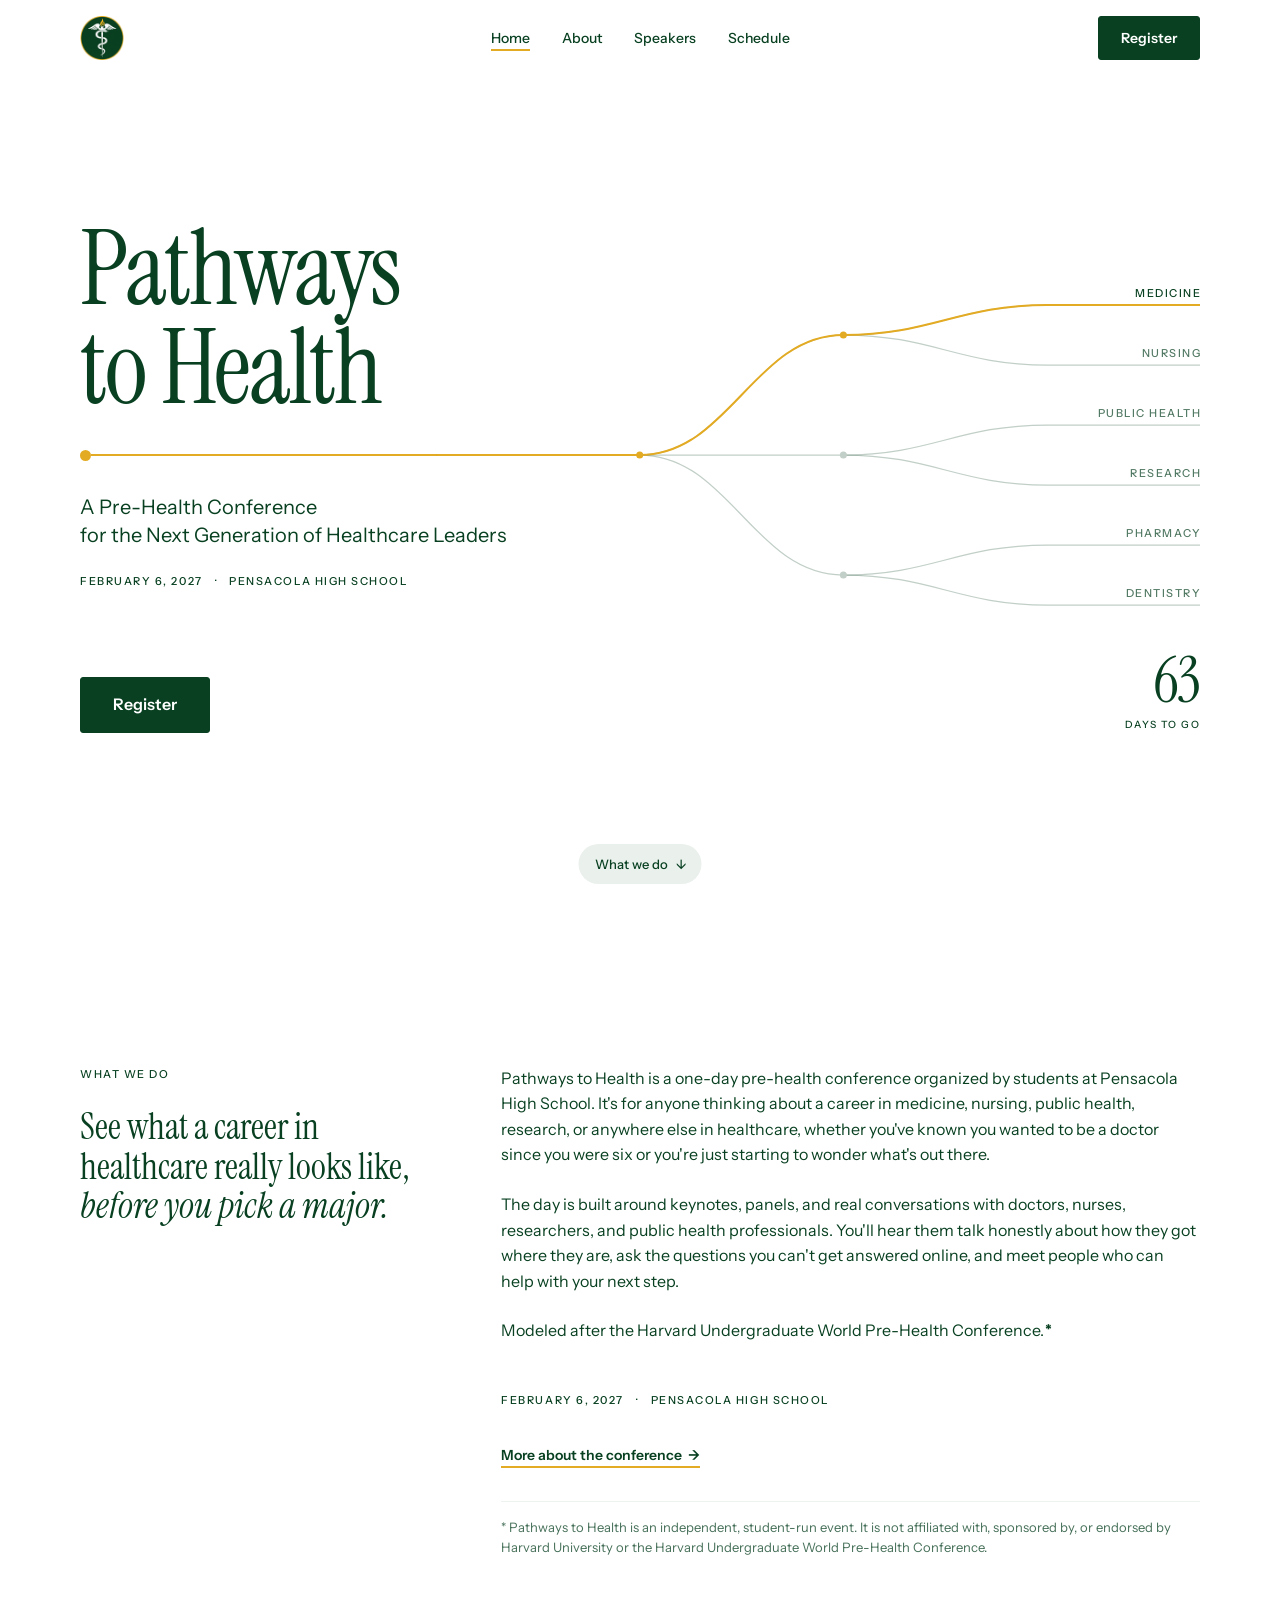
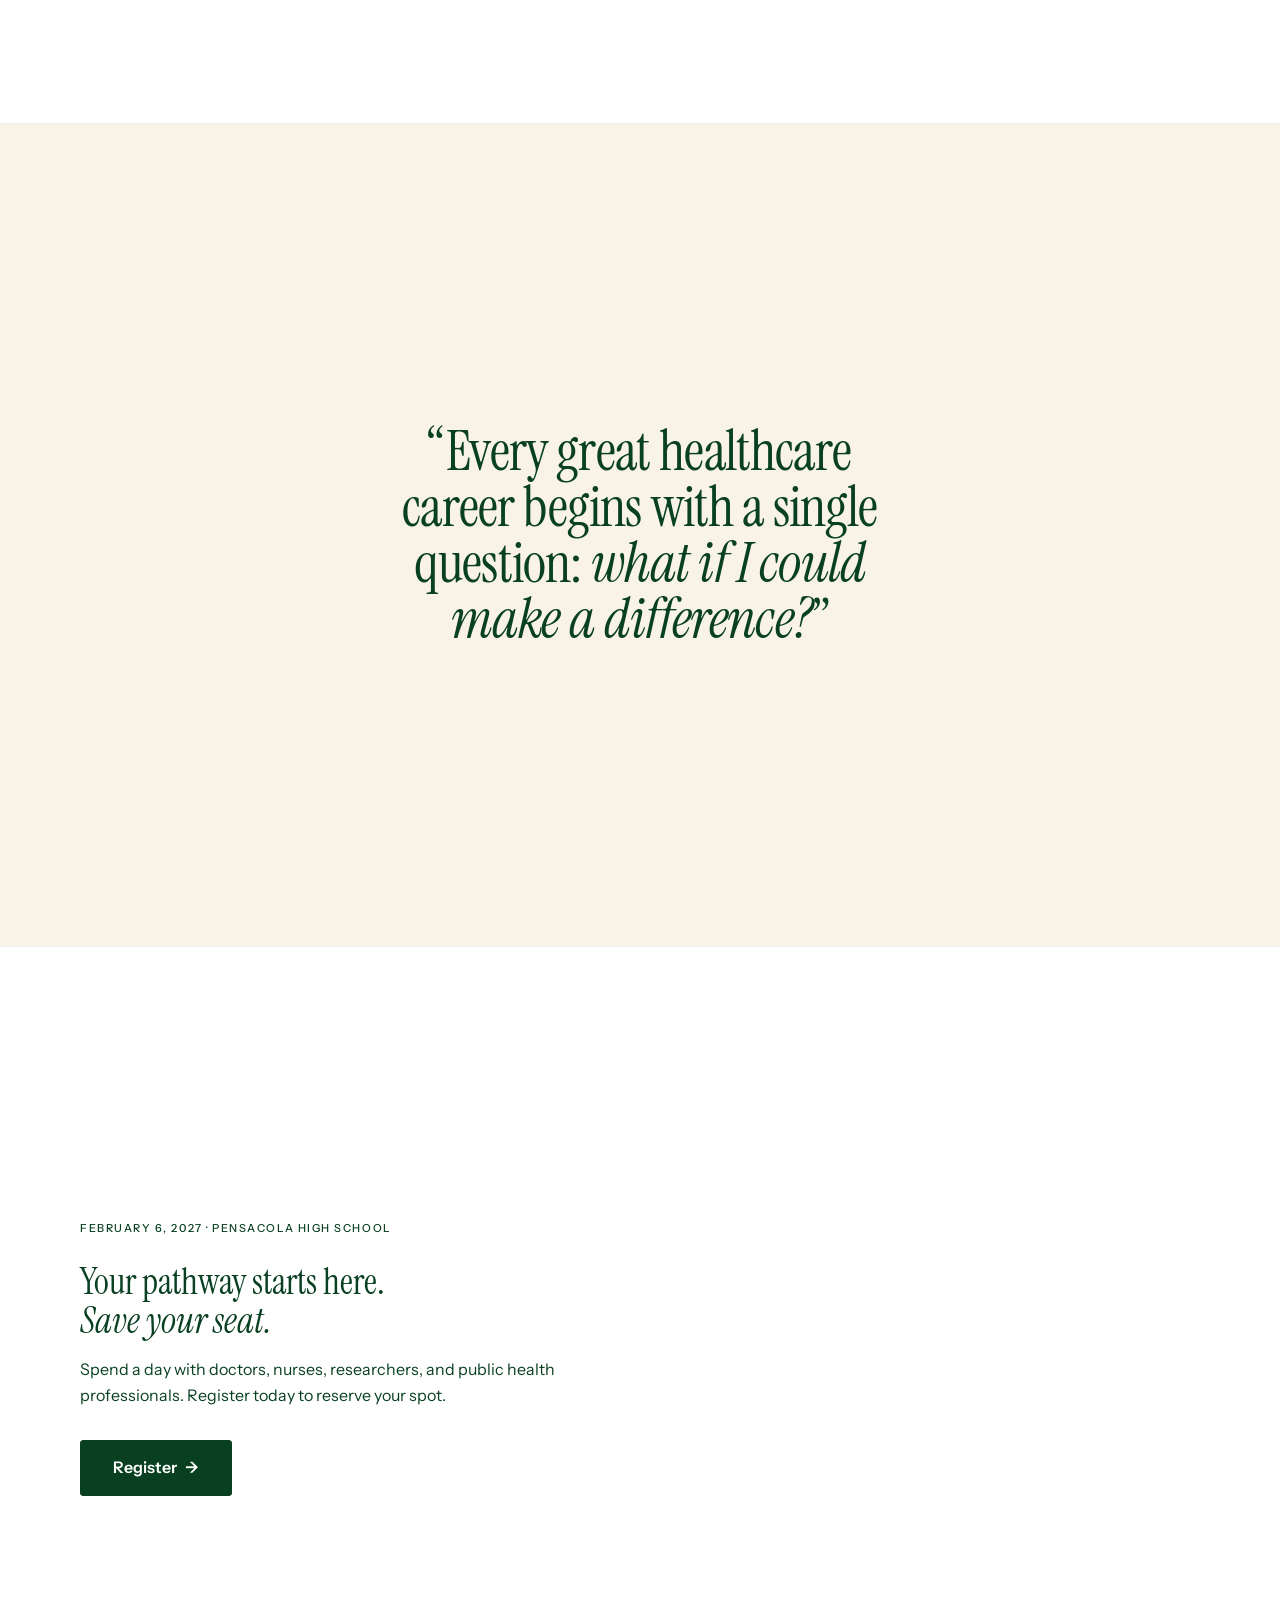
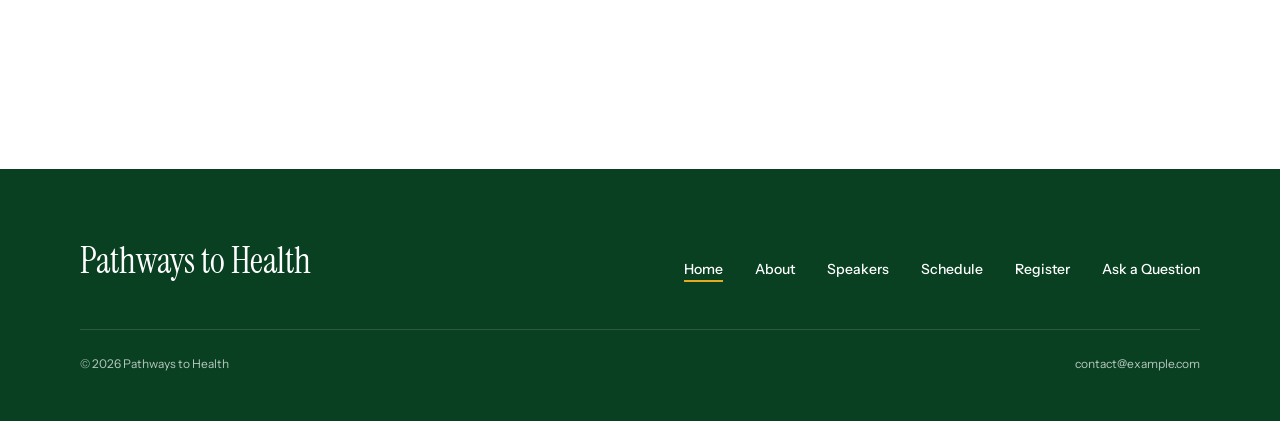
<file: index.html>
<!DOCTYPE html>
<html lang="en" class="snap-sections">
<head>
  <meta charset="UTF-8">
  <meta name="viewport" content="width=device-width, initial-scale=1.0">
  <title>Pathways to Health</title>
  <meta name="description" content="A student-run pre-health conference at Pensacola High School. One day of keynotes, panels, and real conversations with doctors, nurses, researchers, and public health professionals.">
  <!-- Link previews. PLACEHOLDER: og:image needs a full URL; once the site has an address, change it to https://<your-domain>/images/og.png (see plan.md, J) -->
  <meta property="og:type" content="website">
  <meta property="og:site_name" content="Pathways to Health">
  <meta property="og:title" content="Pathways to Health">
  <meta property="og:description" content="A student-run pre-health conference at Pensacola High School. One day of keynotes, panels, and real conversations with doctors, nurses, researchers, and public health professionals.">
  <meta property="og:image" content="images/og.png">
  <meta property="og:image:width" content="1200">
  <meta property="og:image:height" content="630">
  <meta property="og:image:alt" content="Pathways to Health: February 6, 2027, Pensacola High School">
  <meta name="twitter:card" content="summary_large_image">
  <link rel="icon" type="image/png" href="images/favicon-32.png">

  <link rel="preconnect" href="https://fonts.googleapis.com">
  <link rel="preconnect" href="https://fonts.gstatic.com" crossorigin>
  <link href="https://fonts.googleapis.com/css2?family=Instrument+Serif:ital@0;1&family=Instrument+Sans:wght@400;500;600&display=swap" rel="stylesheet">
  <link rel="stylesheet" href="css/styles.css">
</head>
<body>
  <a class="skip-link" href="#main">Skip to content</a>

  <!-- ===== Navbar ===== -->
  <header class="site-header">
    <nav class="container nav" aria-label="Main">
      <a class="brand" href="index.html">
        <img src="images/logo-96.png" alt="Pathways to Health" width="44" height="44">
      </a>
      <button class="nav__toggle" type="button" aria-expanded="false" aria-controls="nav-links" aria-label="Open menu">
        <span></span><span></span>
      </button>
      <div class="nav__links" id="nav-links">
        <ul class="nav__main">
          <li><a class="link" href="index.html" aria-current="page">Home</a></li>
          <li><a class="link" href="about.html">About</a></li>
          <li><a class="link" href="speakers.html">Speakers</a></li>
          <li><a class="link" href="schedule.html">Schedule</a></li>
        </ul>
        <ul class="nav__end">
          <li><a class="btn btn--primary" href="register.html">Register</a></li>
        </ul>
      </div>
    </nav>
  </header>

  <main id="main">
    <!-- Hero -->
    <section class="hero">
      <div class="container hero__inner">
        <h1 class="display-xl">Pathways <span>to Health</span></h1>
        <div class="dot-rule" aria-hidden="true"></div>
        <!-- Branching paths: the rule above is the trunk, and these split it into careers.
             The gold route cycles through the careers (js/main.js). -->
        <div class="hero__paths">
          <svg class="paths" viewBox="0 0 600 240" preserveAspectRatio="none" focusable="false" aria-hidden="true">
            <g class="paths__lines">
              <path d="M0,120 H160"/>
              <path d="M160,120 C230,120 250,40 320,40"/>
              <path d="M160,120 H320"/>
              <path d="M160,120 C230,120 250,200 320,200"/>
              <path d="M320,40 C390,40 410,20 480,20 H600"/>
              <path d="M320,40 C390,40 410,60 480,60 H600"/>
              <path d="M320,120 C390,120 410,100 480,100 H600"/>
              <path d="M320,120 C390,120 410,140 480,140 H600"/>
              <path d="M320,200 C390,200 410,180 480,180 H600"/>
              <path d="M320,200 C390,200 410,220 480,220 H600"/>
            </g>
            <path class="paths__trunk" d="M0,120 H160"/>
            <g class="paths__routes">
              <path class="is-active" d="M160,120 C230,120 250,40 320,40 C390,40 410,20 480,20 H600"/>
              <path d="M160,120 C230,120 250,40 320,40 C390,40 410,60 480,60 H600"/>
              <path d="M160,120 H320 C390,120 410,100 480,100 H600"/>
              <path d="M160,120 H320 C390,120 410,140 480,140 H600"/>
              <path d="M160,120 C230,120 250,200 320,200 C390,200 410,180 480,180 H600"/>
              <path d="M160,120 C230,120 250,200 320,200 C390,200 410,220 480,220 H600"/>
            </g>
            <!-- data-routes: the .paths__routes (by position) that pass through each dot -->
            <g class="paths__nodes">
              <path class="is-active" data-routes="0 1 2 3 4 5" d="M160,120 h0"/>
              <path class="is-active" data-routes="0 1" d="M320,40 h0"/>
              <path data-routes="2 3" d="M320,120 h0"/>
              <path data-routes="4 5" d="M320,200 h0"/>
            </g>
          </svg>
          <!-- One label per branch end, in the same order as .paths__routes; --y is the end's height in the 240-unit art -->
          <ul class="paths__labels" aria-label="Careers covered">
            <li class="is-active" style="--y: 20">Medicine</li>
            <li style="--y: 60">Nursing</li>
            <li style="--y: 100">Public Health</li>
            <li style="--y: 140">Research</li>
            <li style="--y: 180">Pharmacy</li>
            <li style="--y: 220">Dentistry</li>
          </ul>
        </div>
        <p class="lead">A Pre-Health Conference <span>for the Next Generation of Healthcare Leaders</span></p>
        <p class="hero__details"><time datetime="2027-02-06">February 6, 2027</time><span>Pensacola High School</span></p>
        <div class="hero__cta">
          <a class="btn btn--primary btn--lg" href="register.html">Register</a>
        </div>
        <!-- Days until the event. data-countdown is the conference date (YYYY-MM-DD);
             keep it in step with the date above. Leave it empty to hide the countdown. -->
        <p class="countdown" data-countdown="2027-02-06">
          <span class="countdown__num" data-countdown-days>115</span>
          <span class="countdown__label" data-countdown-label>days to go</span>
        </p>
      </div>
      <a class="next-cue" href="#overview" aria-label="Next section: What we do">What we do <span class="next-cue__arrow" aria-hidden="true">↓</span></a>
    </section>

    <!-- What we do -->
    <section class="section" id="overview" aria-labelledby="what-we-do">
      <div class="container split">
        <div>
          <span class="eyebrow">What we do</span>
          <h2 class="h1" id="what-we-do">See what a career in healthcare really looks like, <em>before you pick a major.</em></h2>
        </div>
        <div class="split__body">
          <p>Pathways to Health is a one-day pre-health conference organized by students at Pensacola High School. It's for anyone thinking about a career in medicine, nursing, public health, research, or anywhere else in healthcare, whether you've known you wanted to be a doctor since you were six or you're just starting to wonder what's out there.</p>
          <p>The day is built around keynotes, panels, and real conversations with doctors, nurses, researchers, and public health professionals. You'll hear them talk honestly about how they got where they are, ask the questions you can't get answered online, and meet people who can help with your next step.</p>
          <p>Modeled after the Harvard Undergraduate World Pre-Health Conference.<a class="footnote-ref" href="#footnote-harvard" aria-describedby="footnote-harvard">*</a></p>
          <p class="page-header__details"><time datetime="2027-02-06">February 6, 2027</time><span>Pensacola High School</span></p>
          <div class="actions">
            <a class="text-link" href="about.html">More about the conference <span class="arrow" aria-hidden="true">→</span></a>
          </div>
          <p class="footnote small" id="footnote-harvard">* Pathways to Health is an independent, student-run event. It is not affiliated with, sponsored by, or endorsed by Harvard University or the Harvard Undergraduate World Pre-Health Conference.</p>
        </div>
      </div>
      <a class="next-cue" href="#statement" aria-label="Next section: Why it matters">Why it matters <span class="next-cue__arrow" aria-hidden="true">↓</span></a>
    </section>

    <!-- Statement -->
    <section class="section section--cream" id="statement">
      <div class="container">
        <blockquote class="statement display">“Every great healthcare career begins with a single question: <em>what if I could make a difference?</em>”</blockquote>
      </div>
      <a class="next-cue" href="#save-your-seat" aria-label="Next section: Register">Register <span class="next-cue__arrow" aria-hidden="true">↓</span></a>
    </section>

    <!-- Call to action: register -->
    <section class="section final-cta" id="save-your-seat" aria-labelledby="register-cta">
      <div class="container">
        <span class="eyebrow">February 6, 2027 · Pensacola High School</span>
        <h2 class="h1" id="register-cta">Your pathway starts here. <em>Save your seat.</em></h2>
        <p>Spend a day with doctors, nurses, researchers, and public health professionals. Register today to reserve your spot.</p>
        <div class="actions">
          <a class="btn btn--primary btn--lg" href="register.html">Register <span class="arrow" aria-hidden="true">→</span></a>
        </div>
      </div>
    </section>
  </main>

  <!-- ===== Footer ===== -->
  <footer class="site-footer">
    <div class="container">
      <div class="footer__top">
        <p class="footer__tagline">Pathways to Health</p>
        <ul class="footer__links">
          <li><a class="link" href="index.html" aria-current="page">Home</a></li>
          <li><a class="link" href="about.html">About</a></li>
          <li><a class="link" href="speakers.html">Speakers</a></li>
          <li><a class="link" href="schedule.html">Schedule</a></li>
          <li><a class="link" href="register.html">Register</a></li>
          <li><a class="link" href="ask.html">Ask a Question</a></li>
        </ul>
      </div>
      <div class="footer__bottom">
        <p>© <span data-year>2026</span> Pathways to Health</p>
        <!-- PLACEHOLDER: replace contact@example.com with the real contact email, here and in every file (see plan.md, D) -->
        <p><a class="link" href="mailto:contact@example.com">contact@example.com</a></p>
      </div>
    </div>
  </footer>

  <script src="js/main.js"></script>
</body>
</html>
</file>
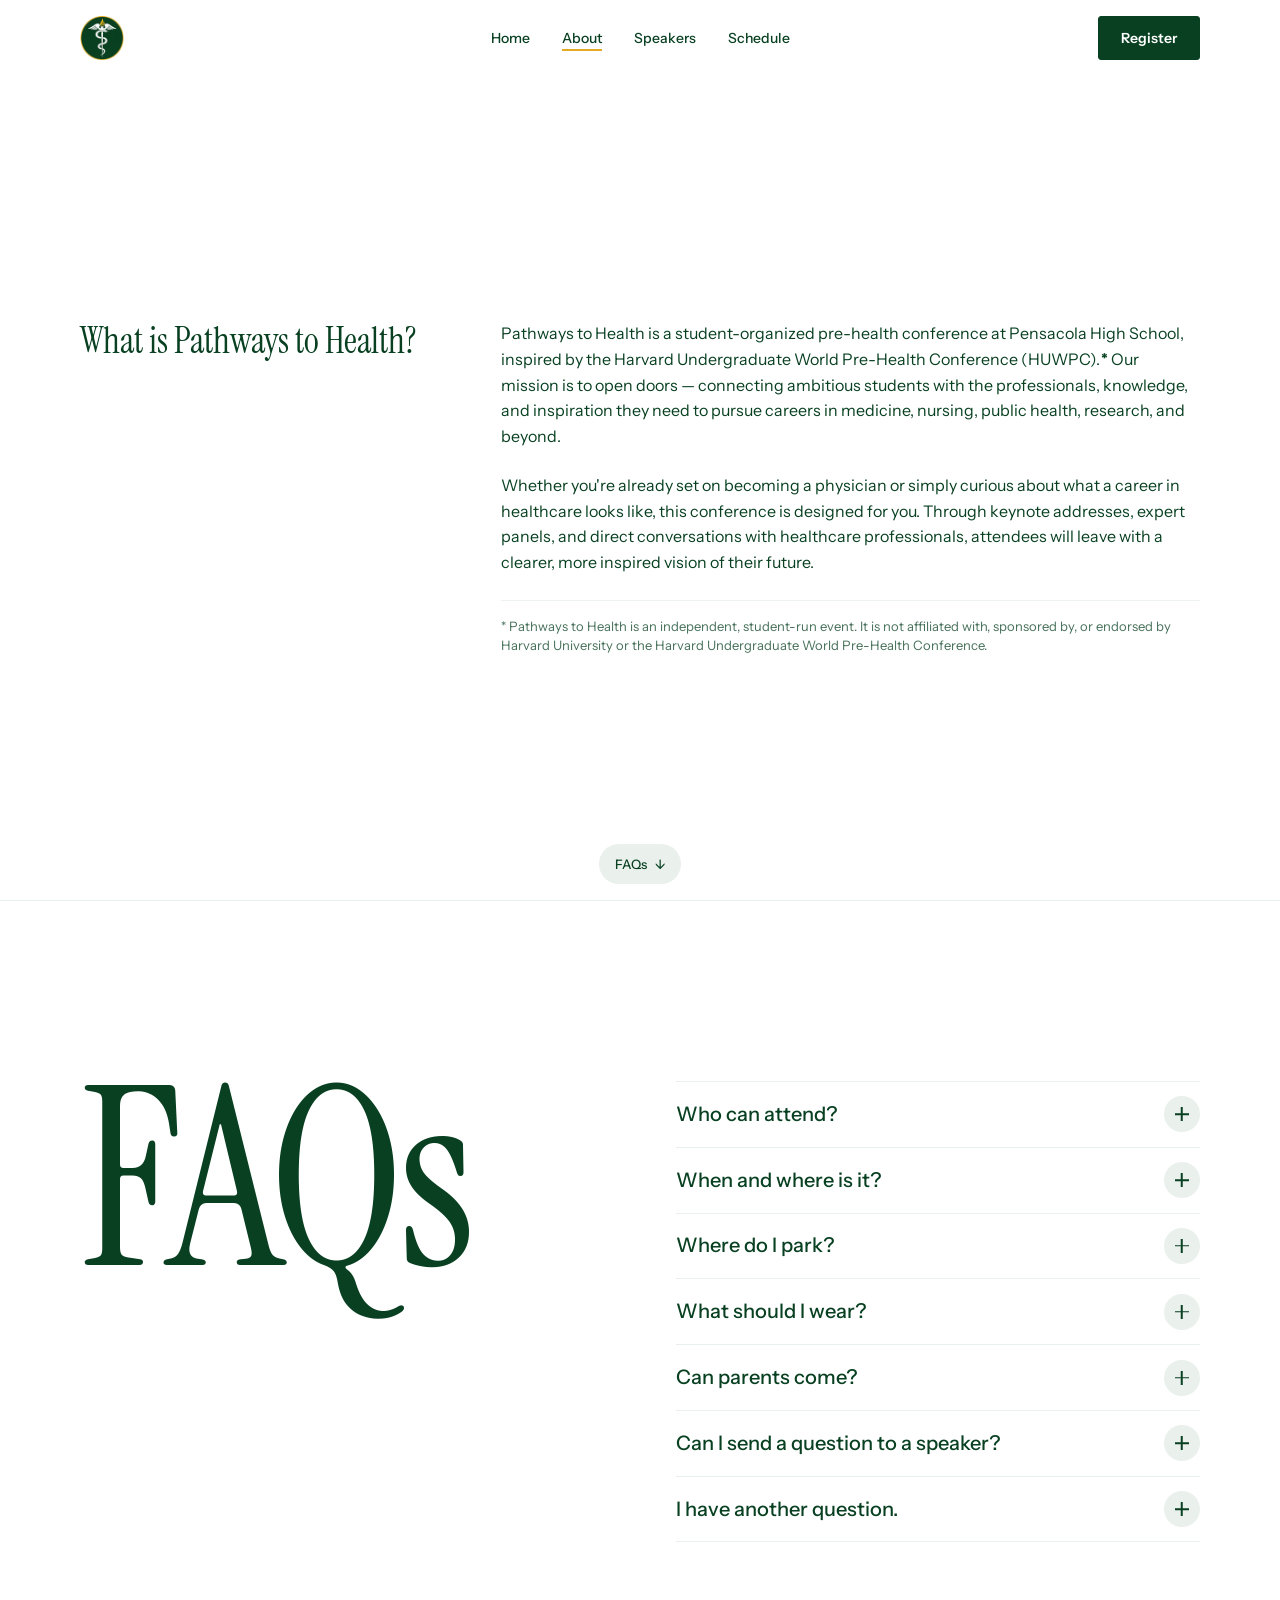
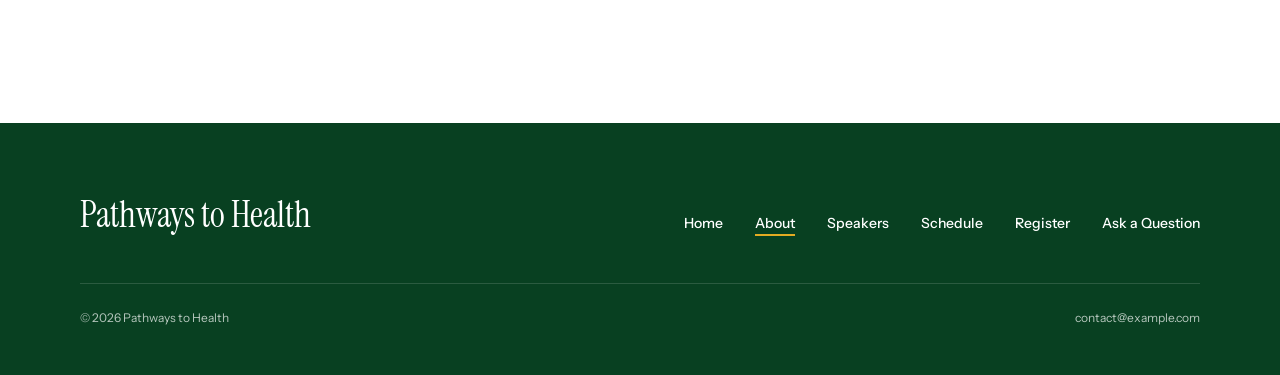
<file: about.html>
<!DOCTYPE html>
<html lang="en" class="snap-sections">
<head>
  <meta charset="UTF-8">
  <meta name="viewport" content="width=device-width, initial-scale=1.0">
  <title>About — Pathways to Health</title>
  <meta name="description" content="Pathways to Health is a student-run pre-health conference at Pensacola High School, connecting students with doctors, nurses, researchers, and public health professionals.">
  <!-- Link previews. PLACEHOLDER: og:image needs a full URL; once the site has an address, change it to https://<your-domain>/images/og.png (see plan.md, J) -->
  <meta property="og:type" content="website">
  <meta property="og:site_name" content="Pathways to Health">
  <meta property="og:title" content="About — Pathways to Health">
  <meta property="og:description" content="Pathways to Health is a student-run pre-health conference at Pensacola High School, connecting students with doctors, nurses, researchers, and public health professionals.">
  <meta property="og:image" content="images/og.png">
  <meta property="og:image:width" content="1200">
  <meta property="og:image:height" content="630">
  <meta property="og:image:alt" content="Pathways to Health: February 6, 2027, Pensacola High School">
  <meta name="twitter:card" content="summary_large_image">
  <link rel="icon" type="image/png" href="images/favicon-32.png">

  <link rel="preconnect" href="https://fonts.googleapis.com">
  <link rel="preconnect" href="https://fonts.gstatic.com" crossorigin>
  <link href="https://fonts.googleapis.com/css2?family=Instrument+Serif:ital@0;1&family=Instrument+Sans:wght@400;500;600&display=swap" rel="stylesheet">
  <link rel="stylesheet" href="css/styles.css">
</head>
<body>
  <a class="skip-link" href="#main">Skip to content</a>

  <!-- ===== Navbar ===== -->
  <header class="site-header">
    <nav class="container nav" aria-label="Main">
      <a class="brand" href="index.html">
        <img src="images/logo-96.png" alt="Pathways to Health" width="44" height="44">
      </a>
      <button class="nav__toggle" type="button" aria-expanded="false" aria-controls="nav-links" aria-label="Open menu">
        <span></span><span></span>
      </button>
      <div class="nav__links" id="nav-links">
        <ul class="nav__main">
          <li><a class="link" href="index.html">Home</a></li>
          <li><a class="link" href="about.html" aria-current="page">About</a></li>
          <li><a class="link" href="speakers.html">Speakers</a></li>
          <li><a class="link" href="schedule.html">Schedule</a></li>
        </ul>
        <ul class="nav__end">
          <li><a class="btn btn--primary" href="register.html">Register</a></li>
        </ul>
      </div>
    </nav>
  </header>

  <main id="main">
    <section class="section" aria-labelledby="what-is">
      <div class="container split">
        <h1 class="h1" id="what-is">What is Pathways to Health?</h1>
        <div class="split__body">
          <p>Pathways to Health is a student-organized pre-health conference at Pensacola High School, inspired by the Harvard Undergraduate World Pre-Health Conference (HUWPC).<a class="footnote-ref" href="#footnote-harvard" aria-describedby="footnote-harvard">*</a> Our mission is to open doors — connecting ambitious students with the professionals, knowledge, and inspiration they need to pursue careers in medicine, nursing, public health, research, and beyond.</p>
          <p>Whether you're already set on becoming a physician or simply curious about what a career in healthcare looks like, this conference is designed for you. Through keynote addresses, expert panels, and direct conversations with healthcare professionals, attendees will leave with a clearer, more inspired vision of their future.</p>
          <p class="footnote small" id="footnote-harvard">* Pathways to Health is an independent, student-run event. It is not affiliated with, sponsored by, or endorsed by Harvard University or the Harvard Undergraduate World Pre-Health Conference.</p>
        </div>
      </div>
      <a class="next-cue" href="#faqs" aria-label="Next section: FAQs">FAQs <span class="next-cue__arrow" aria-hidden="true">↓</span></a>
    </section>

    <!-- Practical details. One <details> per question; keep answers short. -->
    <section class="section" id="faqs" aria-labelledby="faq">
      <div class="container split faq-split">
        <h2 class="h1 faq__title" id="faq">FAQs</h2>
        <div class="faq">
          <details>
            <summary><span class="faq__q">Who can attend?</span><span class="faq__icon" aria-hidden="true"></span></summary>
            <p class="faq__a">High school and college students who are curious about a career in healthcare.</p>
          </details>
          <details>
            <summary><span class="faq__q">When and where is it?</span><span class="faq__icon" aria-hidden="true"></span></summary>
            <p class="faq__a">Saturday, February 6, 2027, at <a href="https://www.google.com/maps/search/?api=1&amp;query=Pensacola+High+School%2C+500+W+Maxwell+St%2C+Pensacola%2C+FL+32501">Pensacola High School, 500 West Maxwell Street, Pensacola, FL 32501</a>. Check-in opens at 8:00 AM, and closing remarks start at 4:00 PM. See the <a href="schedule.html">full schedule</a>.</p>
          </details>
          <details>
            <summary><span class="faq__q">Where do I park?</span><span class="faq__icon" aria-hidden="true"></span></summary>
            <p class="faq__a">Parking on campus is free.</p>
          </details>
          <details>
            <summary><span class="faq__q">What should I wear?</span><span class="faq__icon" aria-hidden="true"></span></summary>
            <p class="faq__a">Business casual. You'll be meeting doctors, nurses, and other professionals, so it's good practice.</p>
          </details>
          <details>
            <summary><span class="faq__q">Can parents come?</span><span class="faq__icon" aria-hidden="true"></span></summary>
            <p class="faq__a">Yes, parents and guardians are welcome.</p>
          </details>
          <details>
            <summary><span class="faq__q">Can I send a question to a speaker?</span><span class="faq__icon" aria-hidden="true"></span></summary>
            <p class="faq__a">Yes. <a href="ask.html">Send it in</a> by January 18, 2027, and we'll pass it on before the conference.</p>
          </details>
          <details>
            <summary><span class="faq__q">I have another question.</span><span class="faq__icon" aria-hidden="true"></span></summary>
            <!-- PLACEHOLDER: replace contact@example.com with the real contact email (see plan.md, D) -->
            <p class="faq__a">Email us at <a href="mailto:contact@example.com">contact@example.com</a>.</p>
          </details>
        </div>
      </div>
    </section>
  </main>

  <!-- ===== Footer ===== -->
  <footer class="site-footer">
    <div class="container">
      <div class="footer__top">
        <p class="footer__tagline">Pathways to Health</p>
        <ul class="footer__links">
          <li><a class="link" href="index.html">Home</a></li>
          <li><a class="link" href="about.html" aria-current="page">About</a></li>
          <li><a class="link" href="speakers.html">Speakers</a></li>
          <li><a class="link" href="schedule.html">Schedule</a></li>
          <li><a class="link" href="register.html">Register</a></li>
          <li><a class="link" href="ask.html">Ask a Question</a></li>
        </ul>
      </div>
      <div class="footer__bottom">
        <p>© <span data-year>2026</span> Pathways to Health</p>
        <!-- PLACEHOLDER: replace contact@example.com with the real contact email, here and in every file (see plan.md, D) -->
        <p><a class="link" href="mailto:contact@example.com">contact@example.com</a></p>
      </div>
    </div>
  </footer>

  <script src="js/main.js"></script>
</body>
</html>
</file>
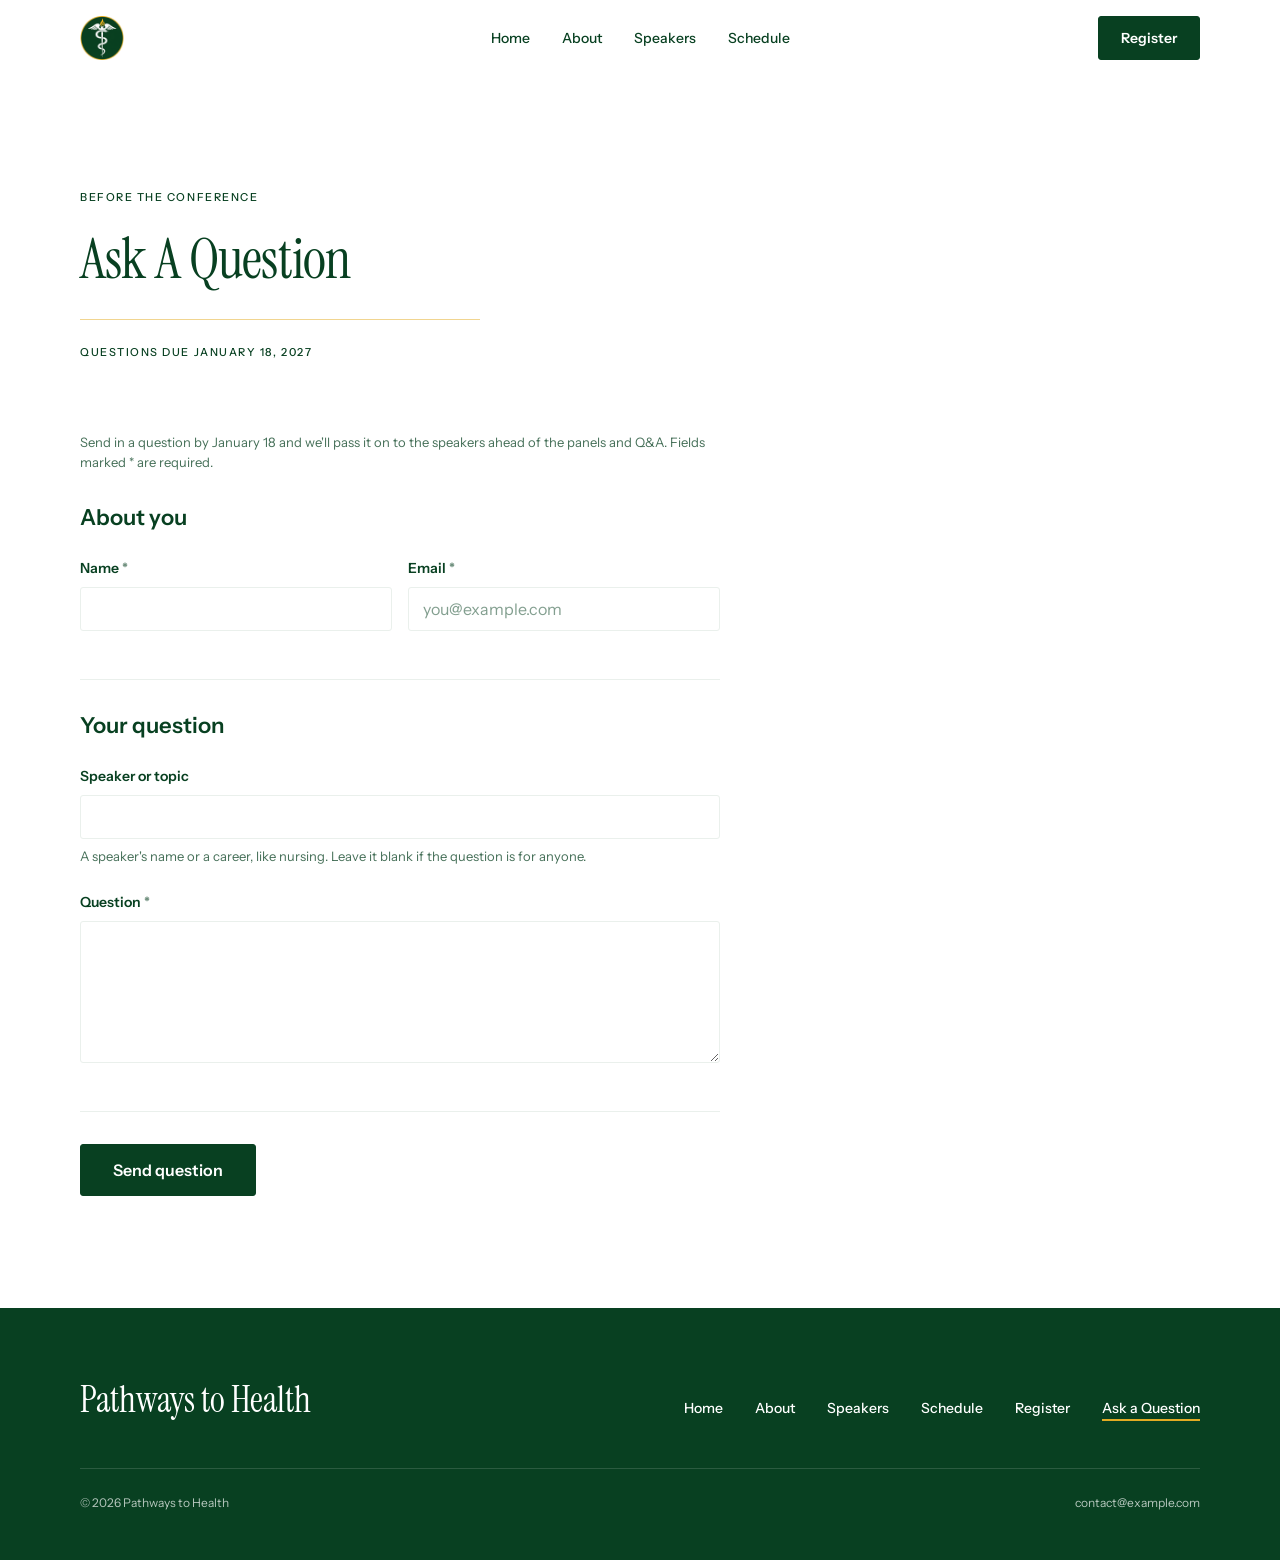
<file: ask.html>
<!DOCTYPE html>
<html lang="en">
<head>
  <meta charset="UTF-8">
  <meta name="viewport" content="width=device-width, initial-scale=1.0">
  <title>Ask A Question — Pathways to Health</title>
  <meta name="description" content="Send a question to the speakers at Pathways to Health before the conference on February 6, 2027.">
  <!-- Link previews. PLACEHOLDER: og:image needs a full URL; once the site has an address, change it to https://<your-domain>/images/og.png (see plan.md, J) -->
  <meta property="og:type" content="website">
  <meta property="og:site_name" content="Pathways to Health">
  <meta property="og:title" content="Ask A Question — Pathways to Health">
  <meta property="og:description" content="Send a question to the speakers at Pathways to Health before the conference on February 6, 2027.">
  <meta property="og:image" content="images/og.png">
  <meta property="og:image:width" content="1200">
  <meta property="og:image:height" content="630">
  <meta property="og:image:alt" content="Pathways to Health: February 6, 2027, Pensacola High School">
  <meta name="twitter:card" content="summary_large_image">
  <link rel="icon" type="image/png" href="images/favicon-32.png">

  <link rel="preconnect" href="https://fonts.googleapis.com">
  <link rel="preconnect" href="https://fonts.gstatic.com" crossorigin>
  <link href="https://fonts.googleapis.com/css2?family=Instrument+Serif:ital@0;1&family=Instrument+Sans:wght@400;500;600&display=swap" rel="stylesheet">
  <link rel="stylesheet" href="css/styles.css">
</head>
<body>
  <a class="skip-link" href="#main">Skip to content</a>

  <!-- ===== Navbar ===== -->
  <header class="site-header">
    <nav class="container nav" aria-label="Main">
      <a class="brand" href="index.html">
        <img src="images/logo-96.png" alt="Pathways to Health" width="44" height="44">
      </a>
      <button class="nav__toggle" type="button" aria-expanded="false" aria-controls="nav-links" aria-label="Open menu">
        <span></span><span></span>
      </button>
      <div class="nav__links" id="nav-links">
        <ul class="nav__main">
          <li><a class="link" href="index.html">Home</a></li>
          <li><a class="link" href="about.html">About</a></li>
          <li><a class="link" href="speakers.html">Speakers</a></li>
          <li><a class="link" href="schedule.html">Schedule</a></li>
        </ul>
        <ul class="nav__end">
          <li><a class="btn btn--primary" href="register.html">Register</a></li>
        </ul>
      </div>
    </nav>
  </header>

  <main id="main">
    <section class="page-header">
      <div class="container">
        <span class="eyebrow">Before the conference</span>
        <h1 class="display">Ask A Question</h1>
        <div class="dot-rule" aria-hidden="true"></div>
        <p class="page-header__details"><span>Questions due <time datetime="2027-01-18">January 18, 2027</time></span></p>
      </div>
    </section>

    <section class="section section--flush">
      <div class="container">
        <!-- Questions for speakers. Posts to the Supabase "ask" Edge Function, set up
             like the registration form; see README, "Registration backend".
             data-closes is the first day the form is replaced by the "closed" notice
             below (the day after the deadline). To extend the deadline, change it and
             the dates in the text.
             method="post" is a fallback: if js/main.js doesn't run, the browser's own
             submit sends a POST instead of putting the answers in the page address. -->
        <form class="register" method="post" data-closes="2027-01-19" data-endpoint="https://qsozyqnofuchttyigqhp.supabase.co/functions/v1/ask" data-key="sb_publishable_E7BUFubj4NgjQLLe2GDYeg_RGMzfdkv" novalidate>
          <p class="register__intro small">Send in a question by January 18 and we'll pass it on to the speakers ahead of the panels and Q&amp;A. Fields marked * are required.</p>

          <fieldset class="register__group">
            <legend class="h2">About you</legend>
            <div class="field-row">
              <div class="field">
                <label for="ask-name">Name <span class="field__req" aria-hidden="true">*</span></label>
                <input class="input" id="ask-name" name="name" type="text" autocomplete="name" maxlength="120" required>
              </div>
              <div class="field">
                <label for="ask-email">Email <span class="field__req" aria-hidden="true">*</span></label>
                <input class="input" id="ask-email" name="email" type="email" autocomplete="email" maxlength="254" placeholder="you@example.com" required>
              </div>
            </div>
          </fieldset>

          <fieldset class="register__group">
            <legend class="h2">Your question</legend>
            <div class="field">
              <label for="ask-speaker">Speaker or topic</label>
              <input class="input" id="ask-speaker" name="speaker" type="text" maxlength="150" aria-describedby="ask-speaker-hint">
              <p class="field__hint small" id="ask-speaker-hint">A speaker's name or a career, like nursing. Leave it blank if the question is for anyone.</p>
            </div>
            <div class="field">
              <label for="ask-question">Question <span class="field__req" aria-hidden="true">*</span></label>
              <textarea class="input" id="ask-question" name="question" rows="5" maxlength="2000" required></textarea>
            </div>
          </fieldset>

          <!-- Honeypot: hidden from people, filled in by bots. The server ignores any submission that has it. -->
          <div class="register__trap" aria-hidden="true">
            <label for="ask-company">Company</label>
            <input id="ask-company" name="company" type="text" tabindex="-1" autocomplete="off">
          </div>

          <div class="register__submit">
            <button class="btn btn--primary btn--lg" type="submit">Send question</button>
            <p class="register__status small" role="status"></p>
          </div>
        </form>

        <div class="register__closed notice" hidden>
          <div>
            <h2 class="h2">Questions are closed.</h2>
            <p>The deadline was January 18. Bring your question to the open Q&amp;A on February 6.</p>
          </div>
        </div>

        <div class="register__done notice" tabindex="-1" hidden>
          <div>
            <h2 class="h2">Thanks, we've got your question.</h2>
            <p>We'll pass it on to the speakers before the conference on February 6.</p>
          </div>
        </div>
      </div>
    </section>
  </main>

  <!-- ===== Footer ===== -->
  <footer class="site-footer">
    <div class="container">
      <div class="footer__top">
        <p class="footer__tagline">Pathways to Health</p>
        <ul class="footer__links">
          <li><a class="link" href="index.html">Home</a></li>
          <li><a class="link" href="about.html">About</a></li>
          <li><a class="link" href="speakers.html">Speakers</a></li>
          <li><a class="link" href="schedule.html">Schedule</a></li>
          <li><a class="link" href="register.html">Register</a></li>
          <li><a class="link" href="ask.html" aria-current="page">Ask a Question</a></li>
        </ul>
      </div>
      <div class="footer__bottom">
        <p>© <span data-year>2026</span> Pathways to Health</p>
        <!-- PLACEHOLDER: replace contact@example.com with the real contact email, here and in every file (see plan.md, D) -->
        <p><a class="link" href="mailto:contact@example.com">contact@example.com</a></p>
      </div>
    </div>
  </footer>

  <script src="js/main.js"></script>
</body>
</html>
</file>
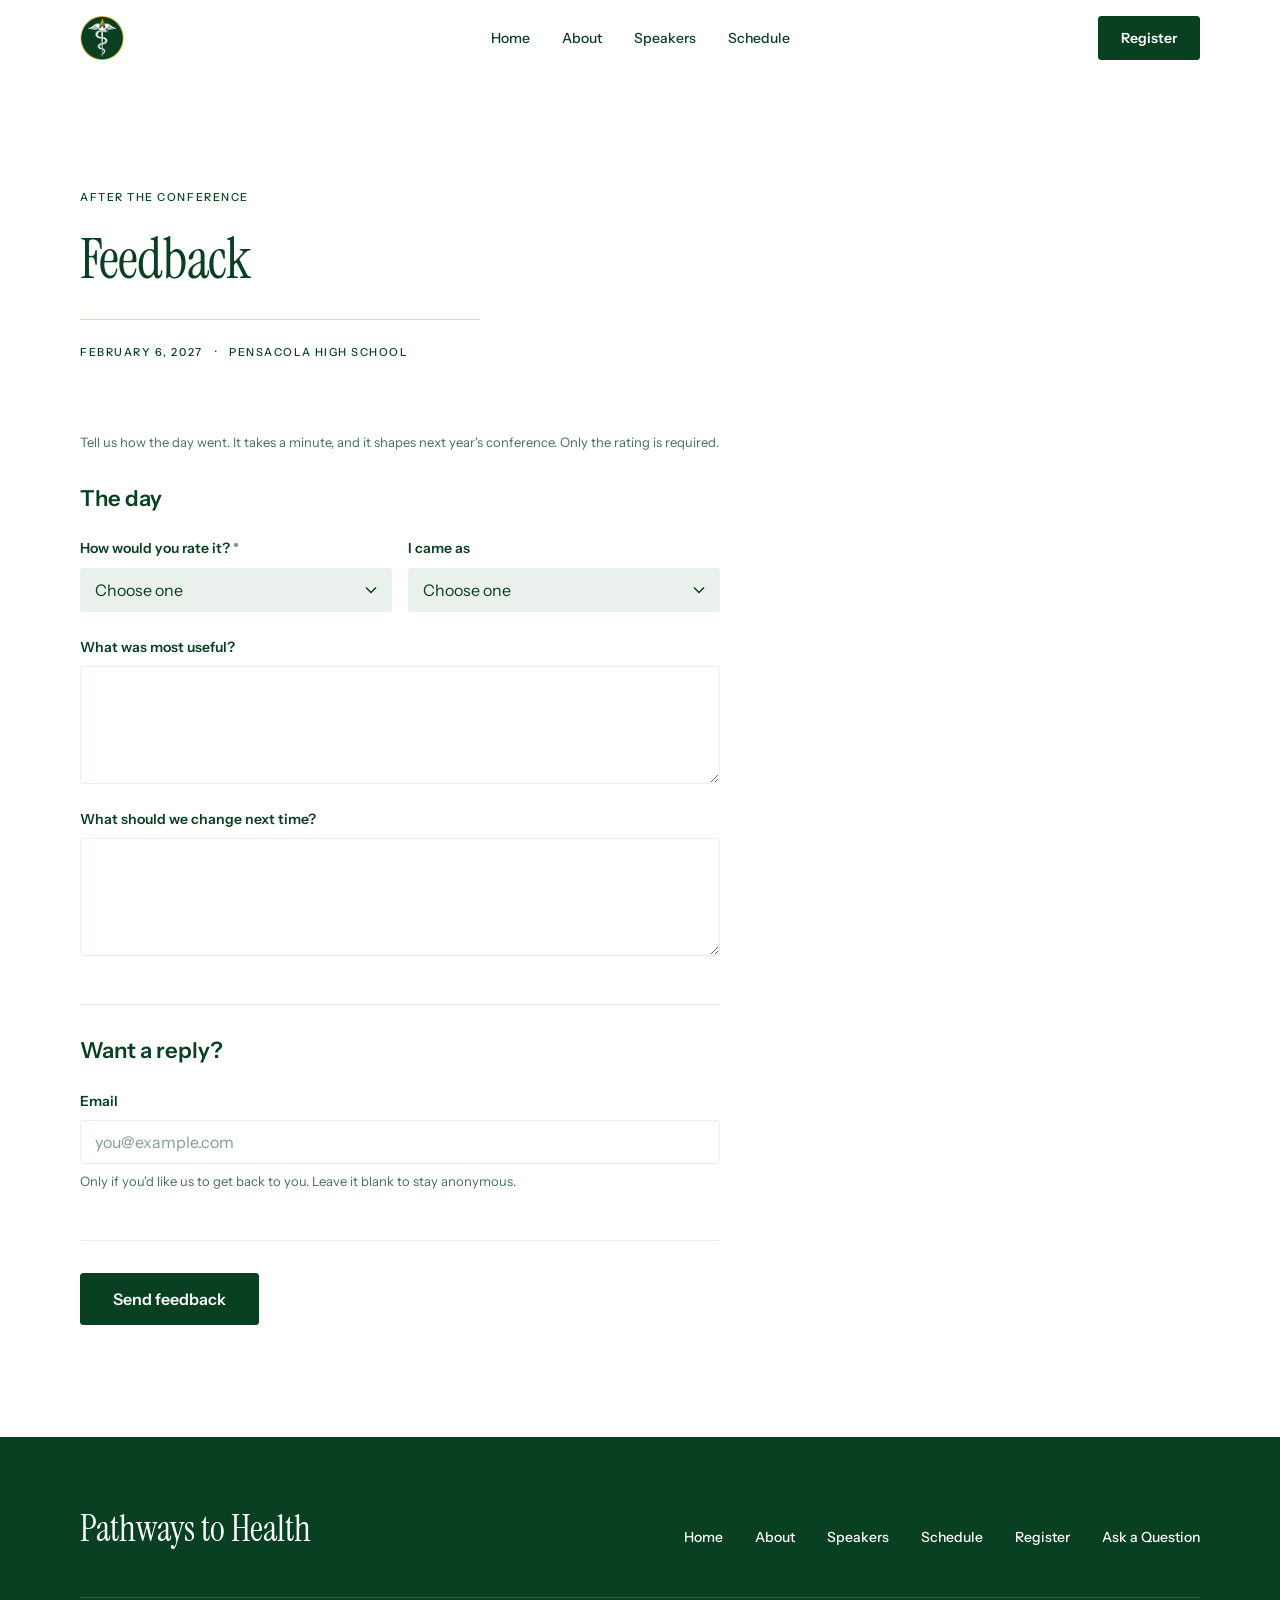
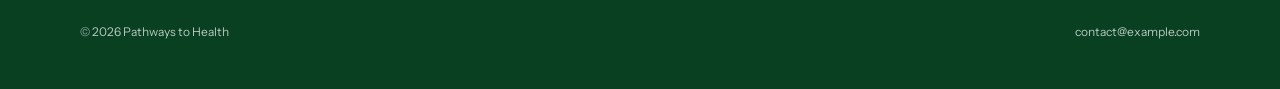
<file: feedback.html>
<!DOCTYPE html>
<html lang="en">
<head>
  <meta charset="UTF-8">
  <meta name="viewport" content="width=device-width, initial-scale=1.0">
  <title>Feedback — Pathways to Health</title>
  <meta name="description" content="Tell us how Pathways to Health went: what worked, and what we should change next time.">
  <!-- For attendees after the event; keep it out of search results -->
  <meta name="robots" content="noindex">
  <!-- Link previews. PLACEHOLDER: og:image needs a full URL; once the site has an address, change it to https://<your-domain>/images/og.png (see plan.md, J) -->
  <meta property="og:type" content="website">
  <meta property="og:site_name" content="Pathways to Health">
  <meta property="og:title" content="Feedback — Pathways to Health">
  <meta property="og:description" content="Tell us how Pathways to Health went: what worked, and what we should change next time.">
  <meta property="og:image" content="images/og.png">
  <meta property="og:image:width" content="1200">
  <meta property="og:image:height" content="630">
  <meta property="og:image:alt" content="Pathways to Health: February 6, 2027, Pensacola High School">
  <meta name="twitter:card" content="summary_large_image">
  <link rel="icon" type="image/png" href="images/favicon-32.png">

  <link rel="preconnect" href="https://fonts.googleapis.com">
  <link rel="preconnect" href="https://fonts.gstatic.com" crossorigin>
  <link href="https://fonts.googleapis.com/css2?family=Instrument+Serif:ital@0;1&family=Instrument+Sans:wght@400;500;600&display=swap" rel="stylesheet">
  <link rel="stylesheet" href="css/styles.css">
</head>
<body>
  <!-- NOTE: This page is intentionally unlinked. It is reachable only by URL (/feedback.html). See README.md, "Unlinked pages". -->
  <a class="skip-link" href="#main">Skip to content</a>

  <!-- ===== Navbar ===== -->
  <header class="site-header">
    <nav class="container nav" aria-label="Main">
      <a class="brand" href="index.html">
        <img src="images/logo-96.png" alt="Pathways to Health" width="44" height="44">
      </a>
      <button class="nav__toggle" type="button" aria-expanded="false" aria-controls="nav-links" aria-label="Open menu">
        <span></span><span></span>
      </button>
      <div class="nav__links" id="nav-links">
        <ul class="nav__main">
          <li><a class="link" href="index.html">Home</a></li>
          <li><a class="link" href="about.html">About</a></li>
          <li><a class="link" href="speakers.html">Speakers</a></li>
          <li><a class="link" href="schedule.html">Schedule</a></li>
        </ul>
        <ul class="nav__end">
          <li><a class="btn btn--primary" href="register.html">Register</a></li>
        </ul>
      </div>
    </nav>
  </header>

  <main id="main">
    <section class="page-header">
      <div class="container">
        <span class="eyebrow">After the conference</span>
        <h1 class="display">Feedback</h1>
        <div class="dot-rule" aria-hidden="true"></div>
        <p class="page-header__details"><time datetime="2027-02-06">February 6, 2027</time><span>Pensacola High School</span></p>
      </div>
    </section>

    <section class="section section--flush">
      <div class="container">
        <!-- Feedback. Posts to the Supabase "feedback" Edge Function, set up
             like the registration form; see README, "Registration backend".
             method="post" is a fallback: if js/main.js doesn't run, the browser's own
             submit sends a POST instead of putting the answers in the page address. -->
        <form class="register" method="post" data-endpoint="https://qsozyqnofuchttyigqhp.supabase.co/functions/v1/feedback" data-key="sb_publishable_E7BUFubj4NgjQLLe2GDYeg_RGMzfdkv" novalidate>
          <p class="register__intro small">Tell us how the day went. It takes a minute, and it shapes next year's conference. Only the rating is required.</p>

          <fieldset class="register__group">
            <legend class="h2">The day</legend>
            <div class="field-row">
              <div class="field">
                <label for="fb-rating">How would you rate it? <span class="field__req" aria-hidden="true">*</span></label>
                <select class="input" id="fb-rating" name="rating" required>
                  <option value="">Choose one</option>
                  <option value="5">5 · Excellent</option>
                  <option value="4">4 · Good</option>
                  <option value="3">3 · Okay</option>
                  <option value="2">2 · Not great</option>
                  <option value="1">1 · Poor</option>
                </select>
              </div>
              <div class="field">
                <label for="fb-role">I came as</label>
                <select class="input" id="fb-role" name="role">
                  <option value="">Choose one</option>
                  <option value="student">A student</option>
                  <option value="parent">A parent or guardian</option>
                  <option value="speaker">A speaker</option>
                  <option value="teacher">A teacher</option>
                  <option value="other">Something else</option>
                </select>
              </div>
            </div>
            <div class="field">
              <label for="fb-useful">What was most useful?</label>
              <textarea class="input" id="fb-useful" name="most_useful" rows="4" maxlength="2000"></textarea>
            </div>
            <div class="field">
              <label for="fb-change">What should we change next time?</label>
              <textarea class="input" id="fb-change" name="change" rows="4" maxlength="2000"></textarea>
            </div>
          </fieldset>

          <fieldset class="register__group">
            <legend class="h2">Want a reply?</legend>
            <div class="field">
              <label for="fb-email">Email</label>
              <input class="input" id="fb-email" name="email" type="email" autocomplete="email" maxlength="254" placeholder="you@example.com" aria-describedby="fb-email-hint">
              <p class="field__hint small" id="fb-email-hint">Only if you'd like us to get back to you. Leave it blank to stay anonymous.</p>
            </div>
          </fieldset>

          <!-- Honeypot: hidden from people, filled in by bots. The server ignores any submission that has it. -->
          <div class="register__trap" aria-hidden="true">
            <label for="fb-company">Company</label>
            <input id="fb-company" name="company" type="text" tabindex="-1" autocomplete="off">
          </div>

          <div class="register__submit">
            <button class="btn btn--primary btn--lg" type="submit">Send feedback</button>
            <p class="register__status small" role="status"></p>
          </div>
        </form>

        <div class="register__done notice" tabindex="-1" hidden>
          <div>
            <h2 class="h2">Thanks for the feedback.</h2>
            <p>We read every response, and it goes straight into planning next year.</p>
          </div>
        </div>
      </div>
    </section>
  </main>

  <!-- ===== Footer ===== -->
  <footer class="site-footer">
    <div class="container">
      <div class="footer__top">
        <p class="footer__tagline">Pathways to Health</p>
        <ul class="footer__links">
          <li><a class="link" href="index.html">Home</a></li>
          <li><a class="link" href="about.html">About</a></li>
          <li><a class="link" href="speakers.html">Speakers</a></li>
          <li><a class="link" href="schedule.html">Schedule</a></li>
          <li><a class="link" href="register.html">Register</a></li>
          <li><a class="link" href="ask.html">Ask a Question</a></li>
        </ul>
      </div>
      <div class="footer__bottom">
        <p>© <span data-year>2026</span> Pathways to Health</p>
        <!-- PLACEHOLDER: replace contact@example.com with the real contact email, here and in every file (see plan.md, D) -->
        <p><a class="link" href="mailto:contact@example.com">contact@example.com</a></p>
      </div>
    </div>
  </footer>

  <script src="js/main.js"></script>
</body>
</html>
</file>
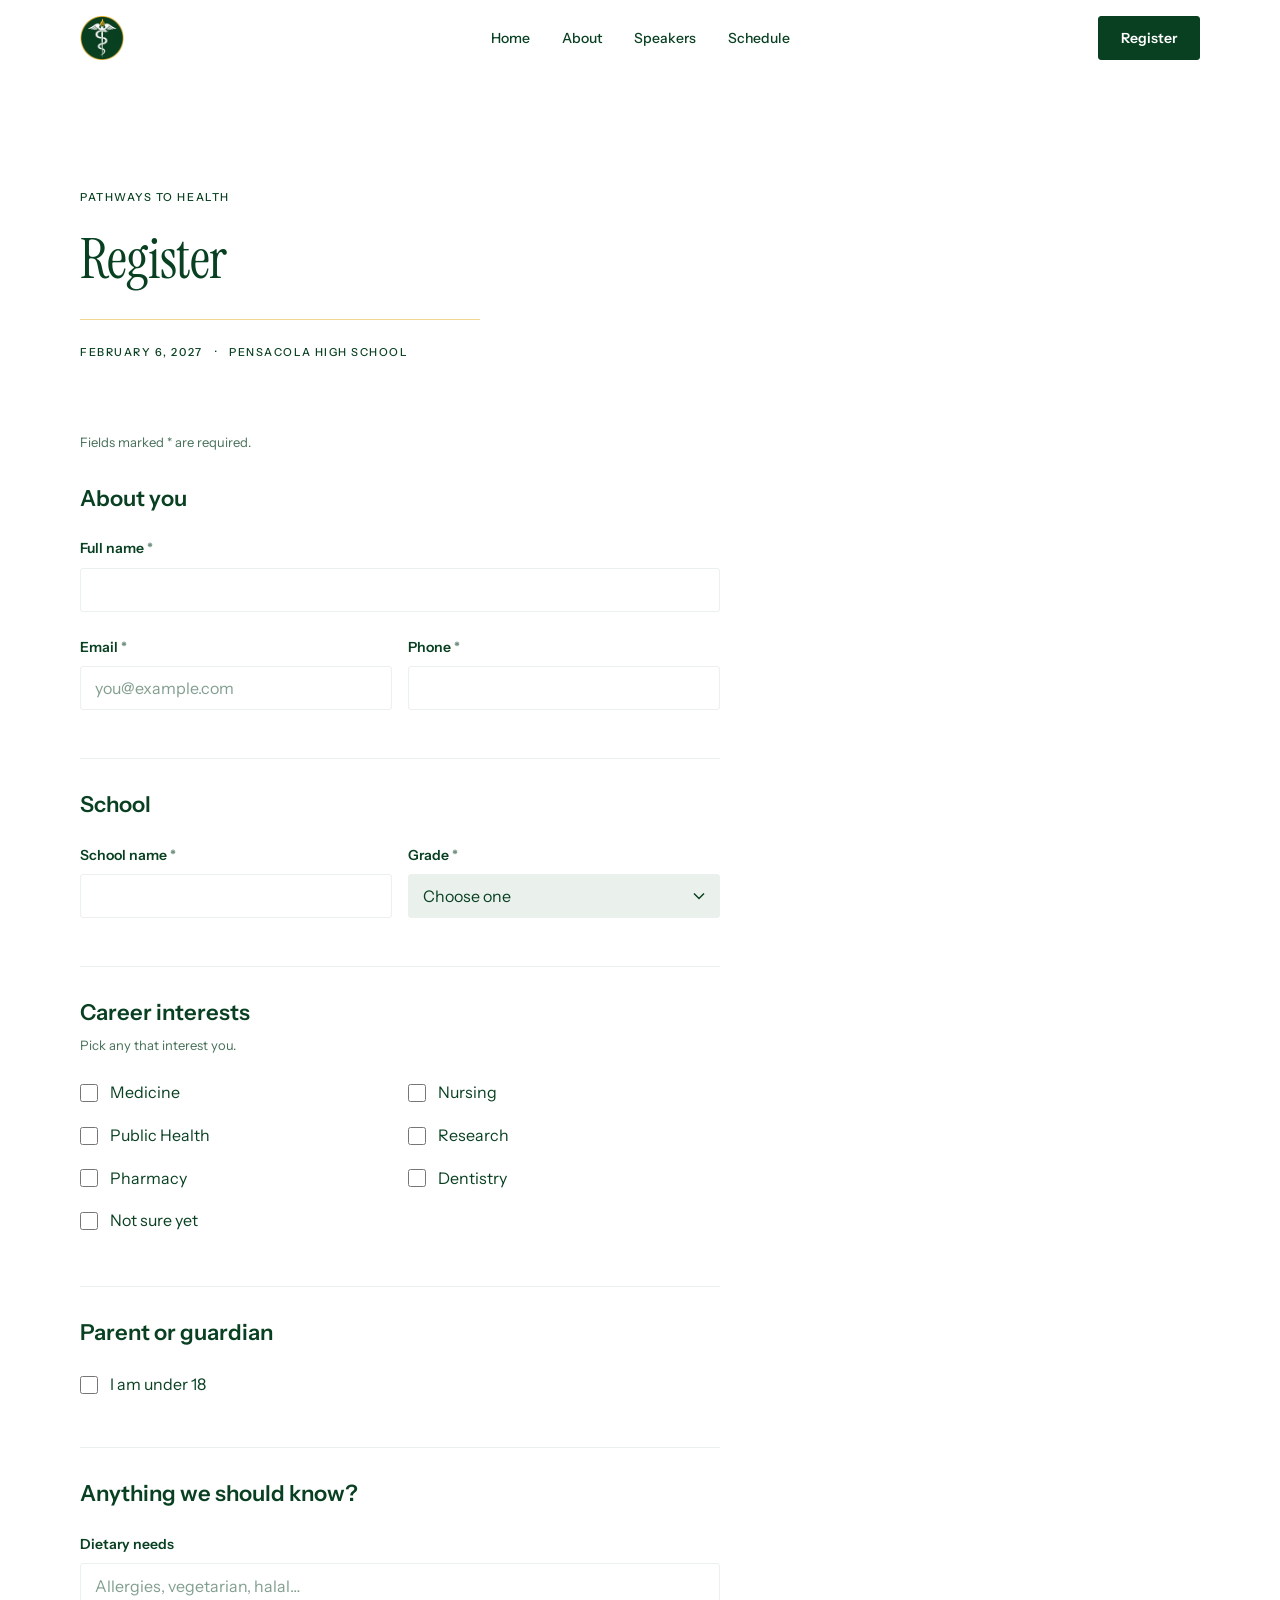
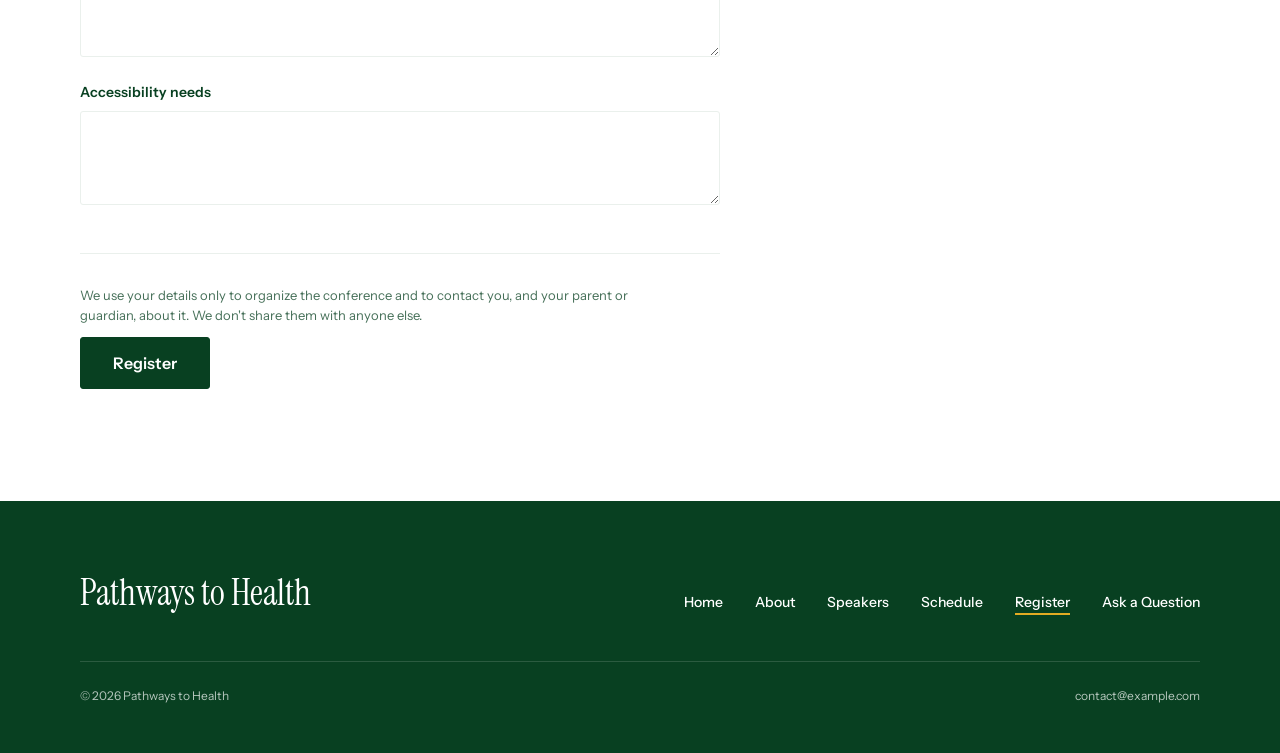
<file: register.html>
<!DOCTYPE html>
<html lang="en">
<head>
  <meta charset="UTF-8">
  <meta name="viewport" content="width=device-width, initial-scale=1.0">
  <title>Register — Pathways to Health</title>
  <meta name="description" content="Register for Pathways to Health, a student-run pre-health conference at Pensacola High School on February 6, 2027.">
  <!-- Link previews. PLACEHOLDER: og:image needs a full URL; once the site has an address, change it to https://<your-domain>/images/og.png (see plan.md, J) -->
  <meta property="og:type" content="website">
  <meta property="og:site_name" content="Pathways to Health">
  <meta property="og:title" content="Register — Pathways to Health">
  <meta property="og:description" content="Register for Pathways to Health, a student-run pre-health conference at Pensacola High School on February 6, 2027.">
  <meta property="og:image" content="images/og.png">
  <meta property="og:image:width" content="1200">
  <meta property="og:image:height" content="630">
  <meta property="og:image:alt" content="Pathways to Health: February 6, 2027, Pensacola High School">
  <meta name="twitter:card" content="summary_large_image">
  <link rel="icon" type="image/png" href="images/favicon-32.png">

  <link rel="preconnect" href="https://fonts.googleapis.com">
  <link rel="preconnect" href="https://fonts.gstatic.com" crossorigin>
  <link href="https://fonts.googleapis.com/css2?family=Instrument+Serif:ital@0;1&family=Instrument+Sans:wght@400;500;600&display=swap" rel="stylesheet">
  <link rel="stylesheet" href="css/styles.css">
</head>
<body>
  <a class="skip-link" href="#main">Skip to content</a>

  <!-- ===== Navbar ===== -->
  <header class="site-header">
    <nav class="container nav" aria-label="Main">
      <a class="brand" href="index.html">
        <img src="images/logo-96.png" alt="Pathways to Health" width="44" height="44">
      </a>
      <button class="nav__toggle" type="button" aria-expanded="false" aria-controls="nav-links" aria-label="Open menu">
        <span></span><span></span>
      </button>
      <div class="nav__links" id="nav-links">
        <ul class="nav__main">
          <li><a class="link" href="index.html">Home</a></li>
          <li><a class="link" href="about.html">About</a></li>
          <li><a class="link" href="speakers.html">Speakers</a></li>
          <li><a class="link" href="schedule.html">Schedule</a></li>
        </ul>
        <ul class="nav__end">
          <li><a class="btn btn--primary" href="register.html" aria-current="page">Register</a></li>
        </ul>
      </div>
    </nav>
  </header>

  <main id="main">
    <section class="page-header">
      <div class="container">
        <span class="eyebrow">Pathways to Health</span>
        <h1 class="display">Register</h1>
        <div class="dot-rule" aria-hidden="true"></div>
        <p class="page-header__details"><time datetime="2027-02-06">February 6, 2027</time><span>Pensacola High School</span></p>
      </div>
    </section>

    <section class="section section--flush">
      <div class="container">
        <!-- Registration. data-endpoint is the URL of the Supabase "register" Edge Function and
             data-key is the project's publishable key (safe to publish); see README,
             "Registration backend". Left empty, the form only pretends to submit.
             method="post" is a fallback: if js/main.js doesn't run, the browser's own
             submit sends a POST instead of putting the answers in the page address. -->
        <form class="register" method="post" data-endpoint="https://qsozyqnofuchttyigqhp.supabase.co/functions/v1/register" data-key="sb_publishable_E7BUFubj4NgjQLLe2GDYeg_RGMzfdkv" novalidate>
          <p class="register__intro small">Fields marked * are required.</p>

          <fieldset class="register__group">
            <legend class="h2">About you</legend>
            <div class="field">
              <label for="reg-name">Full name <span class="field__req" aria-hidden="true">*</span></label>
              <input class="input" id="reg-name" name="name" type="text" autocomplete="name" maxlength="120" required>
            </div>
            <div class="field-row">
              <div class="field">
                <label for="reg-email">Email <span class="field__req" aria-hidden="true">*</span></label>
                <input class="input" id="reg-email" name="email" type="email" autocomplete="email" maxlength="254" placeholder="you@example.com" required>
              </div>
              <div class="field">
                <label for="reg-phone">Phone <span class="field__req" aria-hidden="true">*</span></label>
                <input class="input" id="reg-phone" name="phone" type="tel" autocomplete="tel" inputmode="tel" minlength="7" maxlength="30" required>
              </div>
            </div>
          </fieldset>

          <fieldset class="register__group">
            <legend class="h2">School</legend>
            <div class="field-row">
              <div class="field">
                <label for="reg-school">School name <span class="field__req" aria-hidden="true">*</span></label>
                <input class="input" id="reg-school" name="school" type="text" autocomplete="organization" maxlength="150" required>
              </div>
              <div class="field">
                <label for="reg-grade">Grade <span class="field__req" aria-hidden="true">*</span></label>
                <select class="input" id="reg-grade" name="grade" required>
                  <option value="">Choose one</option>
                  <option value="9">9th grade</option>
                  <option value="10">10th grade</option>
                  <option value="11">11th grade</option>
                  <option value="12">12th grade</option>
                  <option value="college">College</option>
                  <option value="other">Other</option>
                </select>
              </div>
            </div>
          </fieldset>

          <fieldset class="register__group">
            <legend class="h2">Career interests</legend>
            <p class="field__hint small">Pick any that interest you.</p>
            <ul class="checks">
              <li><label class="check"><input type="checkbox" name="interests" value="Medicine"> Medicine</label></li>
              <li><label class="check"><input type="checkbox" name="interests" value="Nursing"> Nursing</label></li>
              <li><label class="check"><input type="checkbox" name="interests" value="Public Health"> Public Health</label></li>
              <li><label class="check"><input type="checkbox" name="interests" value="Research"> Research</label></li>
              <li><label class="check"><input type="checkbox" name="interests" value="Pharmacy"> Pharmacy</label></li>
              <li><label class="check"><input type="checkbox" name="interests" value="Dentistry"> Dentistry</label></li>
              <li><label class="check"><input type="checkbox" name="interests" value="Not sure yet"> Not sure yet</label></li>
            </ul>
          </fieldset>

          <fieldset class="register__group">
            <legend class="h2">Parent or guardian</legend>
            <label class="check"><input type="checkbox" name="is_minor" value="true" data-minor-toggle aria-controls="reg-parent"> I am under 18</label>
            <div class="register__parent" id="reg-parent" hidden>
              <p class="field__hint small">We'll copy your parent or guardian on the confirmation email.</p>
              <div class="field">
                <label for="reg-parent-name">Parent or guardian name <span class="field__req" aria-hidden="true">*</span></label>
                <input class="input" id="reg-parent-name" name="parent_name" type="text" maxlength="120" required disabled>
              </div>
              <div class="field-row">
                <div class="field">
                  <label for="reg-parent-email">Parent or guardian email <span class="field__req" aria-hidden="true">*</span></label>
                  <input class="input" id="reg-parent-email" name="parent_email" type="email" maxlength="254" required disabled>
                </div>
                <div class="field">
                  <label for="reg-parent-phone">Parent or guardian phone <span class="field__req" aria-hidden="true">*</span></label>
                  <input class="input" id="reg-parent-phone" name="parent_phone" type="tel" inputmode="tel" minlength="7" maxlength="30" required disabled>
                </div>
              </div>
            </div>
          </fieldset>

          <fieldset class="register__group">
            <legend class="h2">Anything we should know?</legend>
            <div class="field">
              <label for="reg-dietary">Dietary needs</label>
              <textarea class="input" id="reg-dietary" name="dietary" rows="3" maxlength="1000" placeholder="Allergies, vegetarian, halal…"></textarea>
            </div>
            <div class="field">
              <label for="reg-access">Accessibility needs</label>
              <textarea class="input" id="reg-access" name="accessibility" rows="3" maxlength="1000"></textarea>
            </div>
          </fieldset>

          <!-- Honeypot: hidden from people, filled in by bots. The server ignores any submission that has it. -->
          <div class="register__trap" aria-hidden="true">
            <label for="reg-company">Company</label>
            <input id="reg-company" name="company" type="text" tabindex="-1" autocomplete="off">
          </div>

          <div class="register__submit">
            <p class="register__privacy small">We use your details only to organize the conference and to contact you, and your parent or guardian, about it. We don't share them with anyone else.</p>
            <button class="btn btn--primary btn--lg" type="submit">Register</button>
            <p class="register__status small" role="status"></p>
          </div>
        </form>

        <div class="register__done notice" tabindex="-1" hidden>
          <div>
            <h2 class="h2">You're registered.</h2>
            <!-- The first line shows only when the server says a confirmation email went out -->
            <p data-done-emailed hidden>We've sent a confirmation to <strong data-done-email></strong>.</p>
            <p>See you on February 6 at Pensacola High School.</p>
          </div>
        </div>
      </div>
    </section>
  </main>

  <!-- ===== Footer ===== -->
  <footer class="site-footer">
    <div class="container">
      <div class="footer__top">
        <p class="footer__tagline">Pathways to Health</p>
        <ul class="footer__links">
          <li><a class="link" href="index.html">Home</a></li>
          <li><a class="link" href="about.html">About</a></li>
          <li><a class="link" href="speakers.html">Speakers</a></li>
          <li><a class="link" href="schedule.html">Schedule</a></li>
          <li><a class="link" href="register.html" aria-current="page">Register</a></li>
          <li><a class="link" href="ask.html">Ask a Question</a></li>
        </ul>
      </div>
      <div class="footer__bottom">
        <p>© <span data-year>2026</span> Pathways to Health</p>
        <!-- PLACEHOLDER: replace contact@example.com with the real contact email, here and in every file (see plan.md, D) -->
        <p><a class="link" href="mailto:contact@example.com">contact@example.com</a></p>
      </div>
    </div>
  </footer>

  <script src="js/main.js"></script>
</body>
</html>
</file>
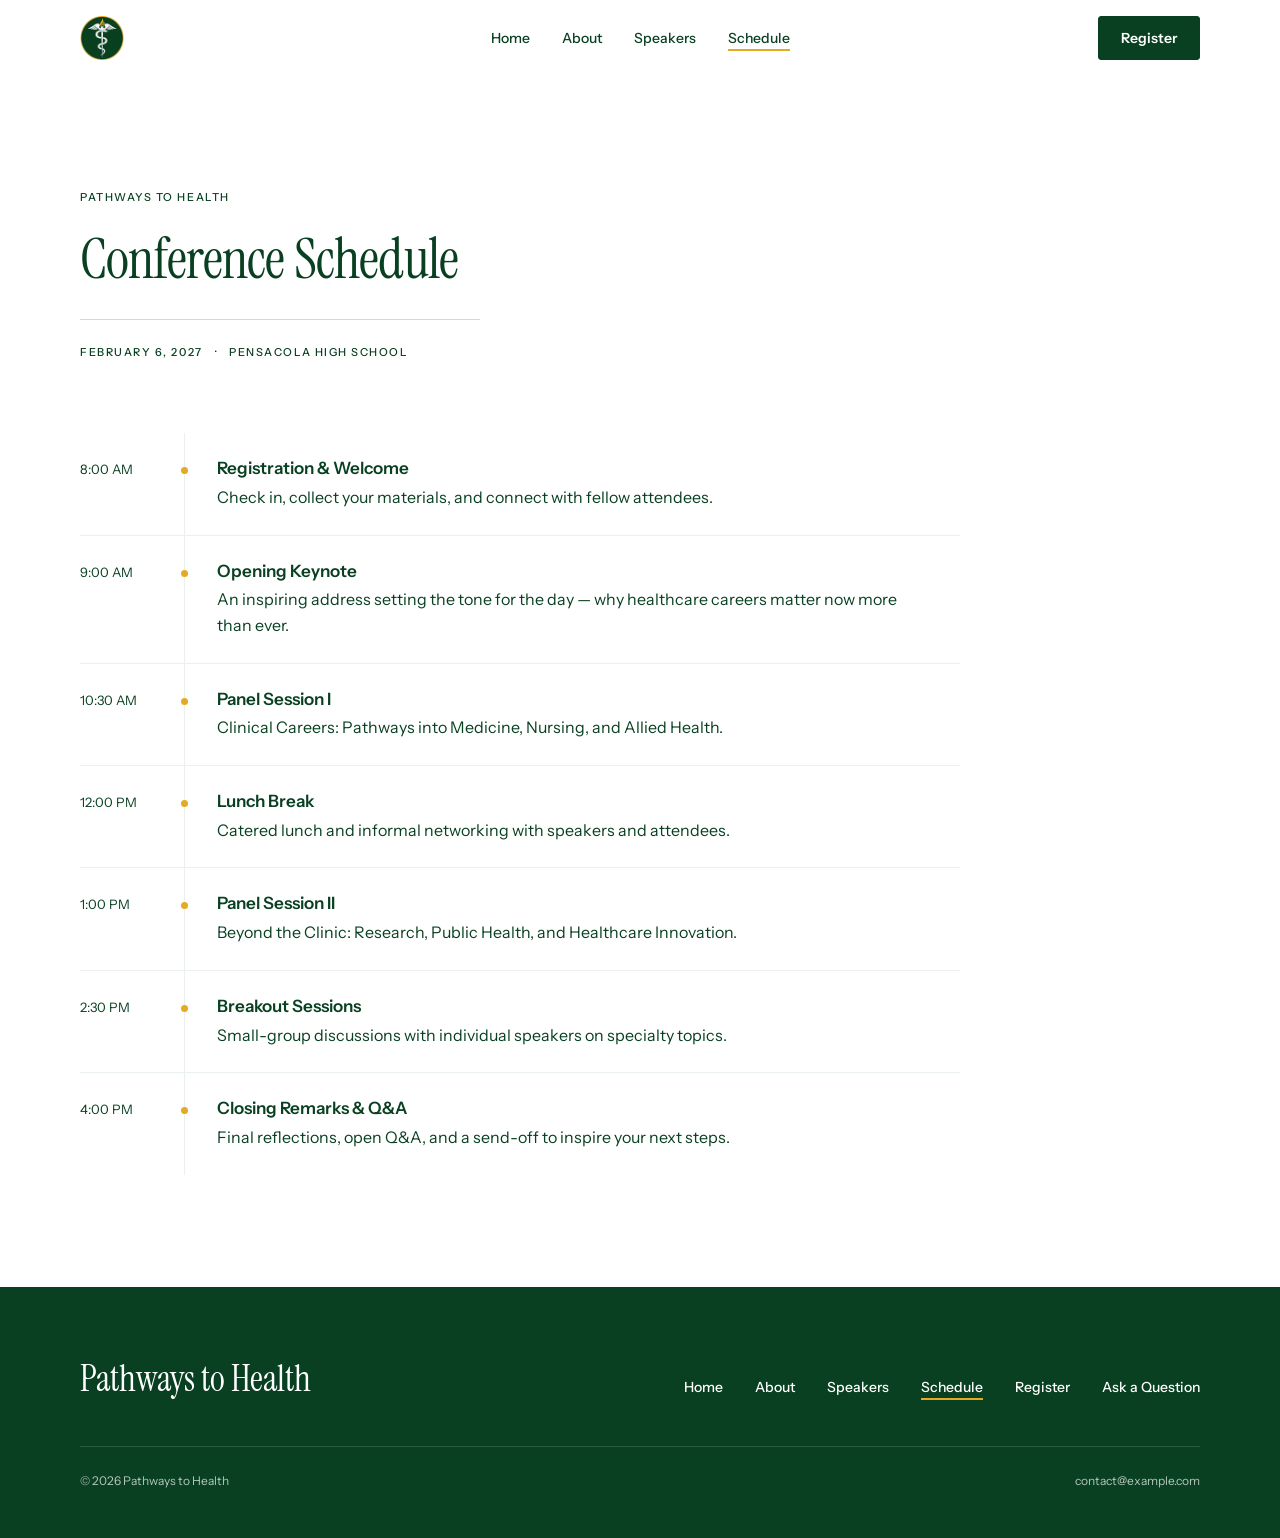
<file: schedule.html>
<!DOCTYPE html>
<html lang="en">
<head>
  <meta charset="UTF-8">
  <meta name="viewport" content="width=device-width, initial-scale=1.0">
  <title>Schedule — Pathways to Health</title>
  <meta name="description" content="The Pathways to Health conference schedule, February 6, 2027.">
  <!-- Link previews. PLACEHOLDER: og:image needs a full URL; once the site has an address, change it to https://<your-domain>/images/og.png (see plan.md, J) -->
  <meta property="og:type" content="website">
  <meta property="og:site_name" content="Pathways to Health">
  <meta property="og:title" content="Schedule — Pathways to Health">
  <meta property="og:description" content="The Pathways to Health conference schedule, February 6, 2027.">
  <meta property="og:image" content="images/og.png">
  <meta property="og:image:width" content="1200">
  <meta property="og:image:height" content="630">
  <meta property="og:image:alt" content="Pathways to Health: February 6, 2027, Pensacola High School">
  <meta name="twitter:card" content="summary_large_image">
  <link rel="icon" type="image/png" href="images/favicon-32.png">

  <link rel="preconnect" href="https://fonts.googleapis.com">
  <link rel="preconnect" href="https://fonts.gstatic.com" crossorigin>
  <link href="https://fonts.googleapis.com/css2?family=Instrument+Serif:ital@0;1&family=Instrument+Sans:wght@400;500;600&display=swap" rel="stylesheet">
  <link rel="stylesheet" href="css/styles.css">
</head>
<body>
  <a class="skip-link" href="#main">Skip to content</a>

  <!-- ===== Navbar ===== -->
  <header class="site-header">
    <nav class="container nav" aria-label="Main">
      <a class="brand" href="index.html">
        <img src="images/logo-96.png" alt="Pathways to Health" width="44" height="44">
      </a>
      <button class="nav__toggle" type="button" aria-expanded="false" aria-controls="nav-links" aria-label="Open menu">
        <span></span><span></span>
      </button>
      <div class="nav__links" id="nav-links">
        <ul class="nav__main">
          <li><a class="link" href="index.html">Home</a></li>
          <li><a class="link" href="about.html">About</a></li>
          <li><a class="link" href="speakers.html">Speakers</a></li>
          <li><a class="link" href="schedule.html" aria-current="page">Schedule</a></li>
        </ul>
        <ul class="nav__end">
          <li><a class="btn btn--primary" href="register.html">Register</a></li>
        </ul>
      </div>
    </nav>
  </header>

  <main id="main">
    <section class="page-header">
      <div class="container">
        <span class="eyebrow">Pathways to Health</span>
        <h1 class="display">Conference Schedule</h1>
        <div class="dot-rule" aria-hidden="true"></div>
        <p class="page-header__details"><time datetime="2027-02-06">February 6, 2027</time><span>Pensacola High School</span></p>
      </div>
    </section>

    <section class="section section--flush">
      <div class="container">
        <ol class="schedule">
          <li class="schedule__item">
            <time class="schedule__time" datetime="08:00">8:00 AM</time>
            <div class="schedule__body">
              <h2 class="h3">Registration &amp; Welcome</h2>
              <p>Check in, collect your materials, and connect with fellow attendees.</p>
            </div>
          </li>
          <li class="schedule__item">
            <time class="schedule__time" datetime="09:00">9:00 AM</time>
            <div class="schedule__body">
              <h2 class="h3">Opening Keynote</h2>
              <p>An inspiring address setting the tone for the day — why healthcare careers matter now more than ever.</p>
            </div>
          </li>
          <li class="schedule__item">
            <time class="schedule__time" datetime="10:30">10:30 AM</time>
            <div class="schedule__body">
              <h2 class="h3">Panel Session I</h2>
              <p>Clinical Careers: Pathways into Medicine, Nursing, and Allied Health.</p>
            </div>
          </li>
          <li class="schedule__item">
            <time class="schedule__time" datetime="12:00">12:00 PM</time>
            <div class="schedule__body">
              <h2 class="h3">Lunch Break</h2>
              <p>Catered lunch and informal networking with speakers and attendees.</p>
            </div>
          </li>
          <li class="schedule__item">
            <time class="schedule__time" datetime="13:00">1:00 PM</time>
            <div class="schedule__body">
              <h2 class="h3">Panel Session II</h2>
              <p>Beyond the Clinic: Research, Public Health, and Healthcare Innovation.</p>
            </div>
          </li>
          <li class="schedule__item">
            <time class="schedule__time" datetime="14:30">2:30 PM</time>
            <div class="schedule__body">
              <h2 class="h3">Breakout Sessions</h2>
              <p>Small-group discussions with individual speakers on specialty topics.</p>
            </div>
          </li>
          <li class="schedule__item">
            <time class="schedule__time" datetime="16:00">4:00 PM</time>
            <div class="schedule__body">
              <h2 class="h3">Closing Remarks &amp; Q&amp;A</h2>
              <p>Final reflections, open Q&amp;A, and a send-off to inspire your next steps.</p>
            </div>
          </li>
        </ol>
      </div>
    </section>
  </main>

  <!-- ===== Footer ===== -->
  <footer class="site-footer">
    <div class="container">
      <div class="footer__top">
        <p class="footer__tagline">Pathways to Health</p>
        <ul class="footer__links">
          <li><a class="link" href="index.html">Home</a></li>
          <li><a class="link" href="about.html">About</a></li>
          <li><a class="link" href="speakers.html">Speakers</a></li>
          <li><a class="link" href="schedule.html" aria-current="page">Schedule</a></li>
          <li><a class="link" href="register.html">Register</a></li>
          <li><a class="link" href="ask.html">Ask a Question</a></li>
        </ul>
      </div>
      <div class="footer__bottom">
        <p>© <span data-year>2026</span> Pathways to Health</p>
        <!-- PLACEHOLDER: replace contact@example.com with the real contact email, here and in every file (see plan.md, D) -->
        <p><a class="link" href="mailto:contact@example.com">contact@example.com</a></p>
      </div>
    </div>
  </footer>

  <script src="js/main.js"></script>
</body>
</html>
</file>
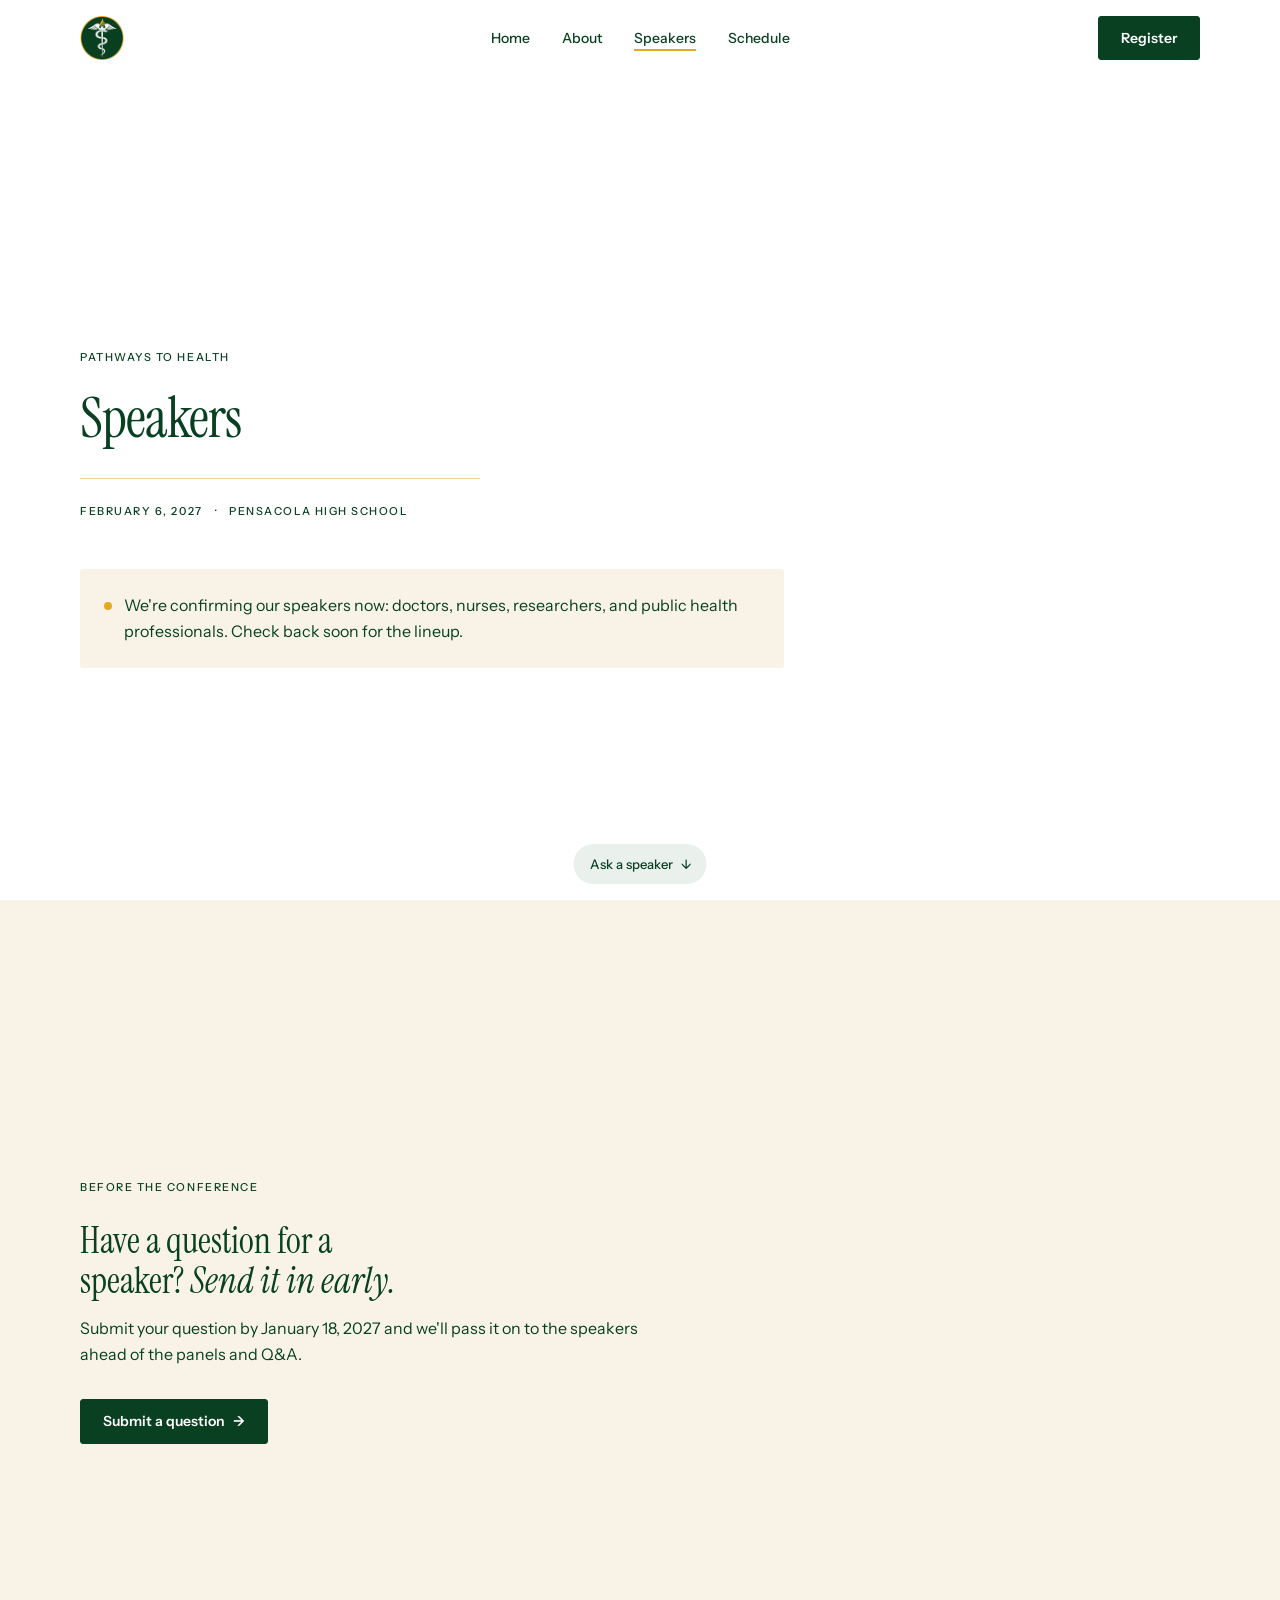
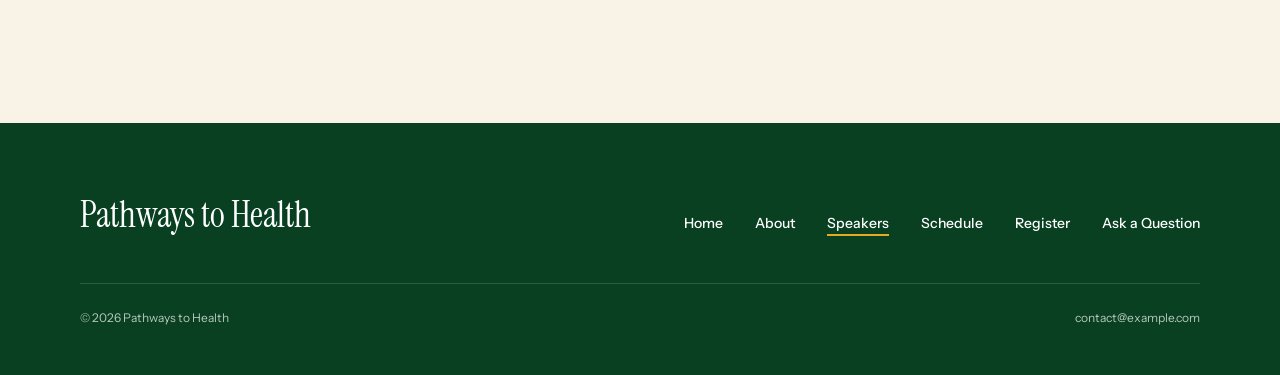
<file: speakers.html>
<!DOCTYPE html>
<html lang="en" class="snap-sections">
<head>
  <meta charset="UTF-8">
  <meta name="viewport" content="width=device-width, initial-scale=1.0">
  <title>Speakers — Pathways to Health</title>
  <meta name="description" content="Meet the keynote, panel and breakout speakers at Pathways to Health 2027.">
  <!-- Link previews. PLACEHOLDER: og:image needs a full URL; once the site has an address, change it to https://<your-domain>/images/og.png (see plan.md, J) -->
  <meta property="og:type" content="website">
  <meta property="og:site_name" content="Pathways to Health">
  <meta property="og:title" content="Speakers — Pathways to Health">
  <meta property="og:description" content="Meet the keynote, panel and breakout speakers at Pathways to Health 2027.">
  <meta property="og:image" content="images/og.png">
  <meta property="og:image:width" content="1200">
  <meta property="og:image:height" content="630">
  <meta property="og:image:alt" content="Pathways to Health: February 6, 2027, Pensacola High School">
  <meta name="twitter:card" content="summary_large_image">
  <link rel="icon" type="image/png" href="images/favicon-32.png">

  <link rel="preconnect" href="https://fonts.googleapis.com">
  <link rel="preconnect" href="https://fonts.gstatic.com" crossorigin>
  <link href="https://fonts.googleapis.com/css2?family=Instrument+Serif:ital@0;1&family=Instrument+Sans:wght@400;500;600&display=swap" rel="stylesheet">
  <link rel="stylesheet" href="css/styles.css">
</head>
<body>
  <a class="skip-link" href="#main">Skip to content</a>

  <!-- ===== Navbar ===== -->
  <header class="site-header">
    <nav class="container nav" aria-label="Main">
      <a class="brand" href="index.html">
        <img src="images/logo-96.png" alt="Pathways to Health" width="44" height="44">
      </a>
      <button class="nav__toggle" type="button" aria-expanded="false" aria-controls="nav-links" aria-label="Open menu">
        <span></span><span></span>
      </button>
      <div class="nav__links" id="nav-links">
        <ul class="nav__main">
          <li><a class="link" href="index.html">Home</a></li>
          <li><a class="link" href="about.html">About</a></li>
          <li><a class="link" href="speakers.html" aria-current="page">Speakers</a></li>
          <li><a class="link" href="schedule.html">Schedule</a></li>
        </ul>
        <ul class="nav__end">
          <li><a class="btn btn--primary" href="register.html">Register</a></li>
        </ul>
      </div>
    </nav>
  </header>

  <main id="main">
    <section class="page-header">
      <div class="container">
        <span class="eyebrow">Pathways to Health</span>
        <h1 class="display">Speakers</h1>
        <div class="dot-rule" aria-hidden="true"></div>
        <p class="page-header__details"><time datetime="2027-02-06">February 6, 2027</time><span>Pensacola High School</span></p>
        <!-- Remove this notice once the speakers grid below is added back -->
        <div class="notice speakers-soon">
          <p>We're confirming our speakers now: doctors, nurses, researchers, and public health professionals. Check back soon for the lineup.</p>
        </div>
      </div>
      <!-- Next-section cue. Once the speakers grid is back, point this at it instead
           (href="#lineup", label "Speakers") and give the grid's section id="lineup". -->
      <a class="next-cue" href="#ask" aria-label="Next section: Ask a speaker">Ask a speaker <span class="next-cue__arrow" aria-hidden="true">↓</span></a>
    </section>

    <!-- Speakers grid: add it back here once speakers are confirmed, with one <li> per speaker.
         Tag: tag--filled = Keynote, tag--outline = Panel, tag--soft = Breakout. The eyebrow is the speaker's field.
         Until a photo arrives, use <div class="speaker__photo" role="img" aria-label="Speaker photo coming soon">Photo</div>.

    <section class="section" aria-label="Speaker list">
      <div class="container">
        <ul class="speakers">
          <li>
            <article class="speaker">
              <img class="speaker__photo" src="images/speakers/name.webp" alt="Portrait of Name" width="800" height="1000" loading="lazy">
              <div class="speaker__meta">
                <span class="tag tag--filled">Keynote</span>
                <span class="eyebrow">Medicine</span>
              </div>
              <h2 class="speaker__name">Speaker Name</h2>
              <p class="speaker__role">Position / Title<span>Place of Employment</span></p>
              <p class="speaker__bio">Two or three sentences on the speaker's background and current work: how they got into their field and what they'll talk about on the day.</p>
            </article>
          </li>
        </ul>
      </div>
    </section>
    -->

    <!-- Call to action: questions for speakers -->
    <section class="section section--cream speakers-cta" id="ask" aria-labelledby="ask-cta">
      <div class="container">
        <span class="eyebrow">Before the conference</span>
        <h2 class="h1" id="ask-cta">Have a question for a speaker? <em>Send it in early.</em></h2>
        <p>Submit your question by January 18, 2027 and we'll pass it on to the speakers ahead of the panels and Q&amp;A.</p>
        <div class="actions">
          <a class="btn btn--primary" href="ask.html">Submit a question <span class="arrow" aria-hidden="true">→</span></a>
        </div>
      </div>
    </section>
  </main>

  <!-- ===== Footer ===== -->
  <footer class="site-footer">
    <div class="container">
      <div class="footer__top">
        <p class="footer__tagline">Pathways to Health</p>
        <ul class="footer__links">
          <li><a class="link" href="index.html">Home</a></li>
          <li><a class="link" href="about.html">About</a></li>
          <li><a class="link" href="speakers.html" aria-current="page">Speakers</a></li>
          <li><a class="link" href="schedule.html">Schedule</a></li>
          <li><a class="link" href="register.html">Register</a></li>
          <li><a class="link" href="ask.html">Ask a Question</a></li>
        </ul>
      </div>
      <div class="footer__bottom">
        <p>© <span data-year>2026</span> Pathways to Health</p>
        <!-- PLACEHOLDER: replace contact@example.com with the real contact email, here and in every file (see plan.md, D) -->
        <p><a class="link" href="mailto:contact@example.com">contact@example.com</a></p>
      </div>
    </div>
  </footer>

  <script src="js/main.js"></script>
</body>
</html>
</file>
<file: css/styles.css>
/* ==========================================================================
   Design tokens — Verdant scheme (see DESIGN.md)
   ========================================================================== */
:root {
  /* Color — from the logo */
  --surface: #ffffff;
  --primary: #084021;
  --accent: #e3ab23;

  /* Color — supporting */
  --cream: #f8f3e6;
  --surface-2: #eaf0ec;

  /* Type */
  --font-display: "Instrument Serif", serif;
  --font-body: "Instrument Sans", sans-serif;
  --font-mono: "Instrument Sans", sans-serif;

  /* Space (4px base) */
  --space-1: 4px;
  --space-2: 8px;
  --space-3: 12px;
  --space-4: 16px;
  --space-5: 24px;
  --space-6: 32px;
  --space-7: 48px;
  --space-8: 72px;
  --space-9: 112px;

  /* Shape */
  --radius: 3px;
  --radius-pill: 999px;

  /* Layout */
  --container: 1120px;
  --gutter: 24px;
  --section-space: var(--space-9);
  --header-height: 76px;

  --ease: cubic-bezier(0.2, 0, 0, 1);
  --duration: 200ms;
}

@media (max-width: 767px) {
  :root {
    --gutter: 16px;
    --section-space: var(--space-8);
    --header-height: 64px;
  }
}

/* ==========================================================================
   Base
   ========================================================================== */
*,
*::before,
*::after {
  box-sizing: border-box;
}

html {
  -webkit-text-size-adjust: 100%;
  scroll-behavior: smooth;
}

body {
  display: flex;
  flex-direction: column;
  min-height: 100vh;
  margin: 0;
  background: var(--surface);
  color: var(--primary);
  font-family: var(--font-body);
  font-size: 16px;
  line-height: 1.6;
  -webkit-font-smoothing: antialiased;
  -moz-osx-font-smoothing: grayscale;
  text-rendering: optimizeLegibility;
}

main {
  flex: 1;
}

body.menu-open {
  overflow: hidden;
}

img {
  display: block;
  max-width: 100%;
}

h1,
h2,
h3,
h4 {
  margin: 0;
  color: var(--primary);
}

p {
  margin: 0;
}

a {
  color: inherit;
  text-decoration: none;
}

ul,
ol {
  margin: 0;
  padding: 0;
  list-style: none;
}

:focus-visible {
  outline: 2px solid var(--primary);
  outline-offset: 4px;
}

::selection {
  background: var(--primary);
  color: var(--surface);
}

.skip-link {
  position: absolute;
  top: 12px;
  left: 12px;
  z-index: 100;
  padding: 10px 16px;
  border-radius: var(--radius);
  background: var(--primary);
  color: var(--surface);
  font-size: 14px;
  font-weight: 500;
  transform: translateY(-200%);
}

.skip-link:focus {
  transform: none;
}

/* ==========================================================================
   Layout helpers
   ========================================================================== */
.container {
  width: 100%;
  max-width: calc(var(--container) + var(--gutter) * 2);
  margin: 0 auto;
  padding: 0 var(--gutter);
}

.section {
  padding: var(--section-space) 0;
}

.section + .section {
  border-top: 1px solid var(--surface-2);
}

/* Section that continues straight on from the page header */
.section--flush {
  padding-top: 0;
}

/* Warm band — Cream ground for a single feature section */
.section--cream {
  background: var(--cream);
}

/* ==========================================================================
   Typography
   ========================================================================== */
.display-xl,
.display,
.h1 {
  font-family: var(--font-display);
  font-weight: 400;
}

.display-xl {
  font-size: clamp(3.5rem, 9vw, 5.5rem); /* 88px max */
  line-height: 0.95;
  letter-spacing: -0.02em;
}

.display {
  font-size: clamp(2.5rem, 6vw, 3.5rem); /* 56px max */
  line-height: 1;
  letter-spacing: -0.015em;
}

.h1 {
  font-size: clamp(2rem, 4vw, 2.25rem); /* 36px max */
  line-height: 1.1;
}

.h2 {
  font-size: 1.375rem; /* 22px */
  font-weight: 600;
  line-height: 1.3;
}

.h3 {
  font-size: 1.0625rem; /* 17px */
  font-weight: 600;
  line-height: 1.4;
}

.display-xl em,
.display em,
.h1 em {
  font-style: italic;
}

.eyebrow {
  display: block;
  margin-bottom: var(--space-5);
  font-size: 11px;
  font-weight: 500;
  letter-spacing: 0.14em;
  text-transform: uppercase;
  color: var(--primary);
}

.lead {
  max-width: 34ch;
  font-size: 1.25rem;
  line-height: 1.6;
}

.prose {
  max-width: 64ch;
}

.small {
  font-size: 13px;
  line-height: 1.5;
}

.data {
  font-family: var(--font-mono);
  font-size: 12px;
  color: var(--primary);
}

/* Dot rule — signature mark, once per page, below the main headline */
.dot-rule {
  display: flex;
  align-items: center;
  max-width: 400px;
  margin: var(--space-6) 0;
}

.dot-rule::after {
  content: "";
  flex: 1;
  height: 1px;
  background: color-mix(in srgb, var(--accent) 50%, transparent);
}

/* Nav / footer links: gold underline on hover and for the current page */
.link {
  padding: var(--space-1) 0;
  background: linear-gradient(var(--accent), var(--accent)) 0 100% / 0 2px no-repeat;
  transition: background-size var(--duration) var(--ease);
}

.link:hover,
.link[aria-current="page"] {
  background-size: 100% 2px;
}

/* ==========================================================================
   Buttons
   ========================================================================== */
.actions {
  display: flex;
  flex-wrap: wrap;
  align-items: center;
  gap: var(--space-4);
}

.btn {
  display: inline-flex;
  align-items: center;
  justify-content: center;
  gap: var(--space-2);
  min-height: 44px;
  padding: 10px 22px;
  border: 1px solid var(--primary);
  border-radius: var(--radius);
  font-family: var(--font-body);
  font-size: 14px;
  font-weight: 600;
  cursor: pointer;
  transition:
    background-color var(--duration) var(--ease),
    border-color var(--duration) var(--ease),
    color var(--duration) var(--ease);
}

.btn--primary {
  background: var(--primary);
  color: var(--surface);
}

.btn--primary:hover {
  color: var(--accent);
}

.btn--lg {
  min-height: 52px;
  padding: 14px 32px;
  font-size: 16px;
}

.btn--secondary {
  background: var(--surface);
  color: var(--primary);
}

.btn--secondary:hover {
  background: var(--surface-2);
}

.btn:disabled,
.btn[aria-disabled="true"] {
  background: var(--surface-2);
  border-color: var(--surface-2);
  color: var(--primary);
  opacity: 0.5;
  cursor: not-allowed;
}

/* Text link — green text, gold underline */
.text-link {
  display: inline-flex;
  align-items: center;
  gap: 6px;
  min-height: 44px;
  color: var(--primary);
  font-size: 14px;
  font-weight: 600;
  background: linear-gradient(var(--accent), var(--accent)) left 0 bottom 9px / 100% 2px no-repeat;
}

.arrow {
  transition: transform var(--duration) var(--ease);
}

.btn:hover .arrow,
.text-link:hover .arrow {
  transform: translateX(3px);
}

/* ==========================================================================
   Header / navbar
   ========================================================================== */
.site-header {
  position: sticky;
  top: 0;
  z-index: 50;
  background: var(--surface);
  border-bottom: 1px solid transparent;
  transition: border-color var(--duration) var(--ease);
}

.site-header.is-scrolled {
  border-bottom-color: var(--surface-2);
}

/* Brand left, main links centered, optional .nav__end group right */
.nav {
  display: grid;
  grid-template-columns: 1fr auto 1fr;
  align-items: center;
  gap: var(--space-6);
  height: var(--header-height);
}

.brand {
  justify-self: start;
  display: inline-flex;
  align-items: center;
  gap: var(--space-3);
  color: var(--primary);
}

.brand img {
  width: 44px;
  height: 44px;
}

.nav__links {
  display: contents;
  color: var(--primary);
  font-size: 14px;
  font-weight: 500;
}

.nav__main,
.nav__end {
  display: flex;
  gap: var(--space-6);
  white-space: nowrap;
}

.nav__end {
  justify-self: end;
}

.nav__toggle {
  display: none;
  position: relative;
  width: 44px;
  height: 44px;
  margin-right: -10px;
  padding: 0;
  border: 0;
  background: none;
  color: var(--primary);
  cursor: pointer;
}

.nav__toggle span {
  position: absolute;
  left: 12px;
  width: 20px;
  height: 1.5px;
  background: currentColor;
  transition: transform var(--duration) var(--ease);
}

.nav__toggle span:first-child {
  top: 18px;
}

.nav__toggle span:last-child {
  top: 25px;
}

.nav__toggle[aria-expanded="true"] span:first-child {
  transform: translateY(3.5px) rotate(45deg);
}

.nav__toggle[aria-expanded="true"] span:last-child {
  transform: translateY(-3.5px) rotate(-45deg);
}

@media (max-width: 767px) {
  .brand img {
    width: 36px;
    height: 36px;
  }

  .nav {
    display: flex;
    justify-content: space-between;
  }

  .nav__toggle {
    display: block;
  }

  .nav__links {
    display: flex;
    position: fixed;
    inset: var(--header-height) 0 0 0;
    flex-direction: column;
    gap: 0;
    padding: var(--space-5) var(--gutter);
    border-top: 1px solid var(--surface-2);
    background: var(--surface);
    font-size: 22px;
    font-weight: 600;
    opacity: 0;
    visibility: hidden;
    transition:
      opacity var(--duration) var(--ease),
      visibility var(--duration);
  }

  .nav__links.is-open {
    opacity: 1;
    visibility: visible;
  }

  .nav__main,
  .nav__end {
    flex-direction: column;
    gap: 0;
  }

  .nav__links li {
    border-bottom: 1px solid var(--surface-2);
  }

  .nav__links .link {
    display: block;
    padding: var(--space-4) 0;
    background: none;
  }

  .nav__links .link[aria-current="page"] {
    font-weight: 600;
  }

  /* Register button sits below the list, full width */
  .nav__end {
    margin-top: var(--space-6);
  }

  .nav__end li {
    border-bottom: 0;
  }

  .nav__end .btn {
    width: 100%;
    font-size: 16px;
  }
}

/* ==========================================================================
   Home: hero
   ========================================================================== */
.hero {
  position: relative;
  display: flex; /* centres the hero in the first screen */
  align-items: center;
  min-height: calc(100svh - var(--header-height));
  min-height: calc(100dvh - var(--header-height));
  padding: var(--space-7) 0 var(--space-8);
  overflow: hidden;
}

/* The rule under the headline is the trunk of the paths, so the two share
   the rule row; the countdown takes the corner under the branch ends. */
.hero__inner {
  --paths-height: 360px;
  display: grid;
  grid-template-columns: minmax(0, 440px) auto minmax(0, 1fr);
  grid-template-areas:
    "title   title  ."
    "rule    rule   ."
    "lead    lead   ."
    "details details ."
    "cta     cta    count";
  column-gap: var(--space-6);
}

.hero .display-xl {
  grid-area: title;
  font-size: clamp(3.5rem, 9vw, 6.5rem); /* 104px max */
}

/* "Pathways" / "to Health" on two lines */
.hero .display-xl span {
  display: block;
}

.hero .lead {
  grid-area: lead;
  max-width: none;
  margin-bottom: var(--space-5);
  line-height: 1.4;
}

/* Break after "Conference", echoing the headline's two lines */
.hero .lead span {
  display: block;
}

.hero__cta {
  grid-area: cta;
  align-self: end;
}

.hero__details {
  grid-area: details;
}

.hero__details,
.page-header__details {
  display: flex;
  flex-wrap: wrap;
  gap: var(--space-2) var(--space-3);
  margin-bottom: var(--space-7);
  font-size: 11px;
  font-weight: 500;
  letter-spacing: 0.14em;
  text-transform: uppercase;
  color: var(--primary);
}

/* Dot between phrases; the empty alt text keeps screen readers from reading it */
.hero__details > * + *::before,
.page-header__details > * + *::before {
  content: "·";
  content: "·" / "";
  margin-right: var(--space-3);
}

/* Text field */
.input {
  flex: 1;
  min-width: 0;
  min-height: 44px;
  padding: 10px 14px;
  border: 1px solid var(--surface-2);
  border-radius: var(--radius);
  background: var(--surface);
  color: var(--primary);
  font-family: var(--font-body);
  font-size: 16px;
  transition: border-color var(--duration) var(--ease);
}

.input::placeholder {
  color: var(--primary);
  opacity: 0.5;
}

.input:hover,
.input:focus {
  border-color: var(--primary);
}

.input:focus-visible {
  outline-offset: 2px;
}

.input[aria-invalid="true"] {
  border-color: var(--primary);
  border-width: 2px;
}

/* Countdown: large serif numeral, bottom-right under the branch ends */
.countdown {
  grid-area: count;
  display: flex;
  flex-direction: column;
  align-items: flex-end;
  justify-self: end;
  align-self: end;
  gap: var(--space-2);
  margin-top: var(--space-4); /* clear of the lowest branch, short enough that its foot lines up with the button's */
  color: var(--primary);
}

.countdown[hidden] {
  display: none;
}

.countdown__num {
  font-family: var(--font-display);
  font-size: clamp(2.75rem, 5vw, 4.25rem); /* 68px max */
  line-height: 0.85;
  letter-spacing: -0.02em;
}

.countdown__label {
  font-size: 10px;
  font-weight: 500;
  letter-spacing: 0.14em;
  text-transform: uppercase;
  white-space: nowrap;
}

/* The rule spans the full width and hands off to the paths' own trunk at
   31.8%, which puts the first split at the middle: it sits 160/600 into the
   art, and 31.8% + 0.267 x 68.2% = 50%. */
.hero .dot-rule {
  grid-row: rule;
  grid-column: 1 / -1;
  max-width: none;
  margin: var(--space-6) calc(68.2% - 2px) var(--space-6) 0; /* 2px overlap so no seam shows at the handoff */
}

.hero .dot-rule::before {
  content: "";
  flex: none;
  width: 11px;
  height: 11px;
  border-radius: 50%;
  background: var(--accent);
}

.hero .dot-rule::after {
  height: 2px;
  background: var(--accent);
  transform-origin: left;
  animation: rule-draw 0.6s cubic-bezier(0.65, 0, 0.35, 1) both;
}

@keyframes rule-draw {
  from {
    transform: scaleX(0);
  }
}

/* Branching paths, centred on the rule; negative margins keep them from
   pushing the rows apart. preserveAspectRatio="none" lets the art stretch to
   the box; non-scaling strokes keep line weights and dots true while it does. */
.hero__paths {
  position: relative;
  grid-row: rule;
  grid-column: 1 / -1;
  align-self: center;
  min-width: 0;
  height: var(--paths-height);
  margin: calc(var(--paths-height) / -2) 0 calc(var(--paths-height) / -2) 31.8%;
}

/* Branches carry on once the rule has drawn in */
.paths {
  display: block;
  width: 100%;
  height: 100%;
  overflow: visible;
  animation: paths-draw 1.4s cubic-bezier(0.65, 0, 0.35, 1) 0.6s both;
}

.paths path {
  fill: none;
  stroke-linecap: round;
  vector-effect: non-scaling-stroke;
}

.paths__lines path {
  stroke: var(--primary);
  stroke-opacity: 0.25;
  stroke-width: 1.25;
}

/* The gold route: js/main.js moves .is-active from branch to branch */
.paths__trunk,
.paths__routes path {
  stroke: var(--accent);
  stroke-width: 2;
}

.paths__routes path {
  opacity: 0;
  transition: opacity 0.8s var(--ease);
}

.paths__routes .is-active {
  opacity: 1;
}

/* Dots match the grey lines (solid, so they don't darken where lines cross)
   and turn gold with the active route */
.paths__nodes path {
  stroke: color-mix(in srgb, var(--primary) 25%, var(--surface));
  stroke-width: 7;
  transition: stroke 0.8s var(--ease);
}

.paths__nodes .is-active {
  stroke: var(--accent);
}

@keyframes paths-draw {
  from {
    clip-path: inset(0 100% 0 0);
  }

  to {
    clip-path: inset(0 0 0 0);
  }
}

/* Career labels at the branch ends */
.paths__labels {
  position: absolute;
  inset: 0;
  animation: fade-in 0.6s var(--ease) 1.6s both;
}

.paths__labels li {
  position: absolute;
  top: calc(var(--y) / 240 * 100%);
  right: -0.14em; /* trailing letter-spacing */
  font-size: 11px;
  font-weight: 500;
  line-height: 1;
  letter-spacing: 0.14em;
  text-transform: uppercase;
  white-space: nowrap;
  opacity: 0.7;
  transform: translateY(calc(-100% - 6px));
  transition: opacity 0.8s var(--ease);
}

.paths__labels .is-active {
  opacity: 1;
}

@keyframes fade-in {
  from {
    opacity: 0;
  }
}

@media (max-width: 767px) {
  /* Less space above the headline on phones */
  .hero {
    padding-top: var(--space-6);
  }

  /* Too narrow for the forced break; let it wrap evenly instead */
  .hero .lead {
    text-wrap: balance;
  }

  .hero .lead span {
    display: inline;
  }

  .hero__inner {
    grid-template-columns: minmax(0, 1fr);
    grid-template-areas:
      "title"
      "rule"
      "lead"
      "details"
      "cta"
      "count";
  }

  /* Too narrow for the branching paths on a phone; the rule runs full width
     on its own instead of handing off to them */
  .hero__paths {
    display: none;
  }

  /* Everything centered on phones */
  .hero__inner {
    text-align: center;
  }

  .hero__details {
    justify-content: center;
  }

  .hero__cta {
    justify-self: center;
  }

  /* A short centered rule: the dot sits in the middle and the line draws
     outward from it to both sides */
  .hero .dot-rule {
    position: relative;
    justify-content: center;
    justify-self: center;
    width: min(220px, 100%);
    margin: var(--space-6) 0;
  }

  .hero .dot-rule::before {
    position: relative;
    z-index: 1;
    box-shadow: 0 0 0 5px var(--surface); /* a little air between dot and line */
  }

  .hero .dot-rule::after {
    position: absolute;
    top: 50%;
    left: 0;
    right: 0;
    margin-top: -1px;
    transform-origin: center;
  }

  /* Under the button, set off by a hairline, on one line */
  .countdown {
    flex-direction: row;
    align-items: baseline;
    justify-content: center;
    gap: var(--space-3);
    justify-self: stretch;
    margin: var(--space-6) 0 0;
    padding-top: var(--space-5);
    border-top: 1px solid var(--surface-2);
  }
}

/* ==========================================================================
   Statement
   ========================================================================== */
.statement {
  max-width: 24ch;
  color: var(--primary);
  margin: 0 auto;
  text-align: center;
  text-wrap: balance;
}

/* ==========================================================================
   Cards and notices
   ========================================================================== */
.card {
  padding: var(--space-6);
  border: 1px solid var(--surface-2);
  border-radius: var(--radius);
  background: var(--surface);
}

.card .h1 {
  margin-bottom: var(--space-3);
}

.card p {
  margin-bottom: var(--space-3);
}

/* Footnote marker and note — e.g. the non-affiliation disclaimer */
.footnote-ref {
  margin-left: 1px;
  font-weight: 600;
}

.footnote {
  padding-top: var(--space-4);
  border-top: 1px solid var(--surface-2);
  opacity: 0.75;
}

.notice {
  display: flex;
  gap: var(--space-3);
  padding: var(--space-5);
  border-radius: var(--radius);
  background: var(--cream);
}

.notice::before {
  content: "";
  flex: none;
  width: 8px;
  height: 8px;
  margin-top: 9px;
  border-radius: 50%;
  background: var(--accent);
}

/* ==========================================================================
   About page
   ========================================================================== */
.page-header {
  padding: var(--space-9) 0 var(--space-8);
}

.page-header .display {
  max-width: 16ch;
}

.page-header .dot-rule {
  margin-bottom: 0;
}

.page-header .actions {
  margin-top: var(--space-6);
}

.split {
  display: grid;
  grid-template-columns: 4fr 8fr;
  gap: var(--space-8);
}

.split__body {
  display: grid;
  gap: var(--space-5);
  max-width: 64ch;
}

.page-header__details {
  margin: var(--space-5) 0 0;
}

/* About page questions: the heading on the left, an accordion on the right.
   Each question is a row between hairlines with a round +/- button; the
   answer opens below it. Native <details>, so it works without JavaScript. */
/* The whole list fits on one screen: tighter section padding, and rows
   that shrink on shorter screens */
#faqs {
  padding: var(--space-7) 0;
}

/* Two equal columns so the title can grow toward the list's height.
   The title is sized off its column (FAQs is about 1.65em wide). */
.faq-split {
  grid-template-columns: 1fr 1fr;
  align-items: start;
  container-type: inline-size;
}

.faq__title {
  margin: 0;
  font-size: min(16rem, (100cqi - var(--space-8)) / 2 / 2.1);
  line-height: 0.8;
  letter-spacing: -0.02em;
}

.faq {
  min-width: 0;
  border-bottom: 1px solid var(--surface-2);
}

.faq details {
  border-top: 1px solid var(--surface-2);
}

.faq summary {
  display: flex;
  align-items: center;
  justify-content: space-between;
  gap: var(--space-5);
  padding: clamp(8px, 1.6vh, 20px) 0;
  cursor: pointer;
  list-style: none;
}

.faq summary::-webkit-details-marker {
  display: none;
}

.faq__q {
  font-size: clamp(1.0625rem, 1.6vw, 1.25rem); /* 20px max */
  font-weight: 500;
  line-height: 1.35;
  color: var(--primary);
}

/* The round button, with a plus drawn from two bars; the vertical bar
   turns flat when the answer is open, leaving a minus */
.faq__icon {
  position: relative;
  flex: none;
  width: 36px;
  height: 36px;
  border-radius: 50%;
  background: var(--surface-2);
  transition: background-color var(--duration) var(--ease);
}

.faq__icon::before,
.faq__icon::after {
  content: "";
  position: absolute;
  top: 50%;
  left: 50%;
  width: 14px;
  height: 1.5px;
  background: var(--primary);
  transform: translate(-50%, -50%);
  transition: transform var(--duration) var(--ease);
}

.faq__icon::after {
  transform: translate(-50%, -50%) rotate(90deg);
}

.faq details[open] .faq__icon::after {
  transform: translate(-50%, -50%) rotate(0deg);
}

.faq summary:hover .faq__icon {
  background: color-mix(in srgb, var(--surface-2) 70%, var(--primary) 12%);
}

.faq summary:focus-visible {
  outline: 2px solid var(--accent);
  outline-offset: 4px;
}

.faq__a {
  max-width: 60ch;
  padding: 0 calc(36px + var(--space-5)) clamp(12px, 2vh, 24px) 0;
}

@media (max-width: 767px) {
  #faqs {
    padding: var(--space-6) 0;
  }

  .faq-split {
    grid-template-columns: 1fr;
  }

  .faq__title {
    font-size: min(6rem, 100cqi / 2.1);
  }

  .faq__icon {
    width: 32px;
    height: 32px;
  }

  .faq__a {
    padding-right: 0;
  }
}

/* Links inside an answer stay inline: green text, gold underline */
.faq a {
  font-weight: 500;
  text-decoration: underline 2px var(--accent);
  text-underline-offset: 4px;
}

/* ==========================================================================
   Forms (Register and Ask A Question pages) — one column of fieldsets, divided by hairlines
   ========================================================================== */
.register,
.register__done,
.register__closed {
  max-width: 640px;
}

.register__intro {
  margin-bottom: var(--space-6);
  opacity: 0.75;
}

.register__group {
  display: grid;
  gap: var(--space-5);
  min-width: 0;
  margin: 0;
  padding: 0 0 var(--space-7);
  border: 0;
}

.register__group + .register__group {
  padding-top: var(--space-6);
  border-top: 1px solid var(--surface-2);
}

.register__group legend {
  float: left; /* puts the legend inside the grid, so it gets the same gap */
  width: 100%;
  padding: 0;
}

.register__parent {
  display: grid;
  gap: var(--space-5);
}

.register__parent[hidden] {
  display: none;
}

.field {
  display: grid;
  gap: var(--space-2);
  min-width: 0;
}

.field label {
  font-size: 14px;
  font-weight: 600;
}

.field__req {
  color: var(--primary);
  opacity: 0.6;
}

.field__hint {
  margin-top: calc(var(--space-2) - var(--space-5));
  opacity: 0.75;
}

/* Under a field's input, where the gap is already small */
.field .field__hint {
  margin-top: 0;
}

.field-row {
  display: grid;
  grid-template-columns: repeat(2, minmax(0, 1fr));
  gap: var(--space-5) var(--space-4);
}

textarea.input {
  min-height: 88px;
  resize: vertical;
  line-height: 1.5;
}

/* Select: Mist fill, no border, Green caret */
select.input {
  appearance: none;
  padding-right: 40px;
  border-color: var(--surface-2);
  background:
    url("data:image/svg+xml,%3Csvg xmlns='http://www.w3.org/2000/svg' width='12' height='8' viewBox='0 0 12 8'%3E%3Cpath d='M1 1.5l5 5 5-5' fill='none' stroke='%23084021' stroke-width='1.5'/%3E%3C/svg%3E")
    no-repeat right 14px center,
    var(--surface-2);
  cursor: pointer;
}

.checks {
  display: grid;
  grid-template-columns: repeat(2, minmax(0, 1fr));
  gap: var(--space-3) var(--space-4);
}

.check {
  display: inline-flex;
  align-items: center;
  gap: var(--space-3);
  min-height: 28px;
  cursor: pointer;
}

.check input {
  flex: none;
  width: 18px;
  height: 18px;
  margin: 0;
  accent-color: var(--primary);
  cursor: pointer;
}

/* Off-screen honeypot */
.register__trap {
  position: absolute;
  left: -9999px;
  width: 1px;
  height: 1px;
  overflow: hidden;
}

.register__submit {
  display: grid;
  justify-items: start;
  gap: var(--space-3);
  padding-top: var(--space-6);
  border-top: 1px solid var(--surface-2);
}

.register__privacy {
  max-width: 64ch;
  opacity: 0.75;
}

.register__status:empty {
  display: none;
}

.register__status.is-error {
  font-weight: 500;
}

.register__done[hidden],
.register__closed[hidden] {
  display: none;
}

.register__done .h2 {
  margin-bottom: var(--space-2);
}

.register__done:focus {
  outline: none;
}

@media (max-width: 767px) {
  .field-row {
    grid-template-columns: minmax(0, 1fr);
  }

  .checks {
    grid-template-columns: minmax(0, 1fr);
  }
}

/* ==========================================================================
   Schedule page — timeline: time | Mist line with gold dot | session
   ========================================================================== */
.schedule {
  max-width: 880px;
}

.schedule__item {
  display: grid;
  grid-template-columns: 104px 1fr;
}

.schedule__item + .schedule__item {
  border-top: 1px solid var(--surface-2);
}

.schedule__time {
  padding: var(--space-5) var(--space-5) var(--space-5) 0;
  font-family: var(--font-mono);
  font-size: 13px;
  line-height: 1.85; /* aligns with the h3 first line */
  white-space: nowrap;
}

.schedule__body {
  position: relative;
  display: grid;
  gap: var(--space-1);
  padding: var(--space-5) 0 var(--space-5) var(--space-6);
  border-left: 1px solid var(--surface-2);
}

.schedule__body::before {
  content: "";
  position: absolute;
  top: calc(var(--space-5) + 10px);
  left: -4px;
  width: 7px;
  height: 7px;
  border-radius: 50%;
  background: var(--accent);
}

.schedule__body p {
  max-width: 64ch;
}

.image-placeholder {
  display: grid;
  place-items: center;
  aspect-ratio: 16 / 9;
  background: var(--surface-2);
  font-family: var(--font-mono);
  font-size: 12px;
  color: var(--primary);
}

@media (max-width: 767px) {
  .page-header {
    padding: var(--space-8) 0 var(--space-7);
  }

  .split {
    grid-template-columns: 1fr;
    gap: var(--space-4);
  }

  .image-placeholder {
    aspect-ratio: 4 / 3;
  }

  .schedule__item {
    grid-template-columns: 76px 1fr;
  }

  .schedule__time {
    padding-right: var(--space-4);
    font-size: 12px;
    line-height: 2.1;
  }

  .schedule__body {
    padding-left: var(--space-5);
  }
}

/* ==========================================================================
   Tags — pills for session type and status
   ========================================================================== */
.tag {
  display: inline-flex;
  align-items: center;
  min-height: 24px;
  padding: 2px 10px;
  border: 1px solid var(--primary);
  border-radius: var(--radius-pill);
  font-size: 12px;
  font-weight: 500;
  line-height: 1.4;
  white-space: nowrap;
}

.tag--filled {
  background: var(--primary);
  color: var(--surface);
}

.tag--outline {
  background: var(--surface);
  color: var(--primary);
}

.tag--soft {
  border-color: var(--surface-2);
  background: var(--surface-2);
  color: var(--primary);
}

/* ==========================================================================
   Speakers page — portrait cards in a grid, then the question CTA
   ========================================================================== */
.speakers {
  --speakers-row-gap: var(--space-8);
  display: grid;
  grid-template-columns: repeat(3, 1fr);
  gap: var(--speakers-row-gap) var(--space-6);
}

.speaker {
  display: grid;
  align-content: start;
  gap: var(--space-3);
}

/* Mist placeholder until the photo arrives; the same class sizes the <img> */
.speaker__photo {
  display: grid;
  place-items: center;
  width: 100%;
  height: auto;
  aspect-ratio: 4 / 5;
  margin-bottom: var(--space-2);
  object-fit: cover;
  background: var(--surface-2);
  font-family: var(--font-mono);
  font-size: 12px;
  color: var(--primary);
}

.speaker__meta {
  display: flex;
  flex-wrap: wrap;
  align-items: center;
  gap: var(--space-3);
}

.speaker__meta .eyebrow {
  margin-bottom: 0;
}

.speaker__name {
  font-family: var(--font-display);
  font-size: 2rem; /* 32px */
  font-weight: 400;
  line-height: 1.1;
}

.speaker__role {
  font-weight: 500;
  line-height: 1.5;
}

/* Place of employment, on its own line under the title */
.speaker__role span {
  display: block;
  font-weight: 400;
}

.speaker__bio {
  max-width: 64ch;
  margin-top: var(--space-1);
}

/* Shown in the page header until speakers are announced */
.speakers-soon {
  max-width: 64ch;
  margin-top: var(--space-7);
}

.speakers-cta .h1,
.final-cta .h1 {
  max-width: 20ch;
  margin-bottom: var(--space-4);
}

.speakers-cta p,
.final-cta p {
  max-width: 52ch;
}

.speakers-cta .actions,
.final-cta .actions {
  margin-top: var(--space-6);
}

@media (max-width: 1023px) {
  .speakers {
    grid-template-columns: repeat(2, 1fr);
  }
}

@media (max-width: 767px) {
  .speakers {
    --speakers-row-gap: var(--space-7);
    grid-template-columns: 1fr;
  }
}

/* ==========================================================================
   Footer — the page's one inverse panel
   ========================================================================== */
.site-footer {
  padding: var(--space-8) 0 var(--space-7);
  background: var(--primary);
  color: var(--surface);
}

.site-footer :focus-visible {
  outline-color: var(--accent);
}

.footer__top {
  display: grid;
  grid-template-columns: 1fr auto;
  align-items: end;
  gap: var(--space-6);
  padding-bottom: var(--space-7);
}

.footer__tagline {
  font-family: var(--font-display);
  font-size: clamp(2rem, 4vw, 2.25rem);
  line-height: 1.1;
}

.footer__links {
  display: flex;
  flex-wrap: wrap;
  gap: var(--space-6);
  font-size: 14px;
  font-weight: 500;
}

.footer__bottom {
  display: flex;
  flex-wrap: wrap;
  justify-content: space-between;
  gap: var(--space-3);
  padding-top: var(--space-5);
  border-top: 1px solid color-mix(in srgb, var(--surface) 14%, transparent);
  font-family: var(--font-mono);
  font-size: 12px;
  color: color-mix(in srgb, var(--surface) 70%, transparent);
}

@media (max-width: 767px) {
  .footer__top {
    grid-template-columns: 1fr;
    align-items: start;
  }
}

/* ==========================================================================
   Section-by-section scrolling
   Pages with html.snap-sections stop at each section and at the footer,
   on every device. Each section fills the screen below the sticky header
   (scroll-padding keeps the header from covering a section's top), with its
   content centered. snap-stop means a hard swipe can't skip a stop.
   Sections taller than the screen scroll freely inside, then the next one
   snaps in. The speaker grid stops at each row of speakers instead.
   ========================================================================== */
html.snap-sections {
  /* The header's full height, counting its 1px bottom border */
  --snap-header: calc(var(--header-height) + 1px);
  scroll-snap-type: y mandatory;
  scroll-padding-top: var(--snap-header);
  /* No elastic bounce past the ends: a fast swipe back up to the first
     section overshot the top and showed blank white above the header
     before springing back */
  overscroll-behavior-y: none;
}

.snap-sections :is(.hero, .page-header, main > .section) {
  min-height: calc(100vh - var(--snap-header));
  /* The screen's height with the browser's toolbars showing (phones,
     iPad Safari); the same as 100vh on desktops. */
  min-height: calc(100svh - var(--snap-header));
  /* The screen's actual current height. On phones svh stays at the
     toolbars-showing height, so once Safari tucks its toolbars away each
     screen came up short and the top of the next section (e.g. the
     "What we do" eyebrow) showed under it. dvh follows the toolbars. */
  min-height: calc(100dvh - var(--snap-header));
  scroll-snap-align: start;
  scroll-snap-stop: always;
}

/* Center the content vertically (the hero already does this itself) */
.snap-sections :is(.page-header, main > .section) {
  display: flex;
  flex-direction: column;
  justify-content: center;
}

/* A link that jumps to a spot low in a section would otherwise snap on to
   the next section. Aiming for the middle of the screen keeps the snap on
   the note's own section (and centers the note when the section is taller
   than the screen). */
.snap-sections .footnote {
  scroll-margin-top: 50vh;
  scroll-margin-top: 50svh;
}

/* The page title now has its own screen, so the section after it needs
   its top padding back */
.snap-sections .section--flush {
  padding-top: var(--section-space);
}

.snap-sections .site-footer {
  scroll-snap-align: end;
}

/* Each row of speakers is a stop, with one row gap of space under the
   header. The grid's own top padding gives the first row that same space,
   so its stop is the top of the page. The section itself stops being a
   snap target: it's taller than the screen, which would let the scroll
   rest anywhere inside it. */
.snap-sections main > .section:has(.speakers) {
  padding-top: 0;
  scroll-snap-align: none;
}

.snap-sections .speakers {
  padding-top: var(--speakers-row-gap);
}

.snap-sections .speakers > li {
  scroll-margin-top: var(--speakers-row-gap);
  scroll-snap-align: start;
  scroll-snap-stop: always;
}

/* A whole card fits on the screen, with a row gap above and below it. When
   the screen is too short, the photo gives up height (cropping, not
   squashing) and the text keeps its size. */
.snap-sections .speaker {
  display: flex;
  flex-direction: column;
  max-height: calc(100vh - var(--snap-header) - 2 * var(--speakers-row-gap));
  max-height: calc(100svh - var(--snap-header) - 2 * var(--speakers-row-gap));
}

.snap-sections .speaker > * {
  flex-shrink: 0;
}

.snap-sections .speaker__photo {
  flex-shrink: 1;
  min-height: 0;
}

/* "What's next" cue: a small pill at the bottom of a snapped screen that
   names the next section and jumps to it. It sits in the section's bottom
   padding, so it never covers content. With JS, cues fade in as their
   screen snaps into view (js/main.js); without it they simply show. */
.snap-sections :is(.page-header, main > .section) {
  position: relative;
}

.next-cue {
  position: absolute;
  bottom: var(--space-4);
  left: 50%;
  display: inline-flex;
  align-items: center;
  gap: var(--space-2);
  min-height: 40px;
  padding: 0 var(--space-4);
  border-radius: var(--radius-pill);
  background: var(--surface-2);
  color: var(--primary);
  font-size: 13px;
  font-weight: 500;
  white-space: nowrap;
  transform: translateX(-50%);
  transition:
    opacity 0.5s var(--ease),
    transform 0.5s var(--ease),
    background-color var(--duration) var(--ease),
    color var(--duration) var(--ease);
}

.next-cue:hover {
  background: var(--primary);
  color: var(--surface);
}

.next-cue.is-away {
  opacity: 0;
  transform: translate(-50%, var(--space-2));
}

.next-cue__arrow {
  animation: next-cue-nudge 1.6s var(--ease) infinite;
}

@keyframes next-cue-nudge {
  50% {
    transform: translateY(3px);
  }
}

/* ==========================================================================
   Motion preferences
   ========================================================================== */
@media (prefers-reduced-motion: reduce) {
  html {
    scroll-behavior: auto;
  }

  .paths,
  .paths__labels,
  .dot-rule::after,
  .next-cue__arrow {
    animation: none !important;
  }

  *,
  *::before,
  *::after {
    transition-duration: 0.01ms !important;
  }
}
</file>
